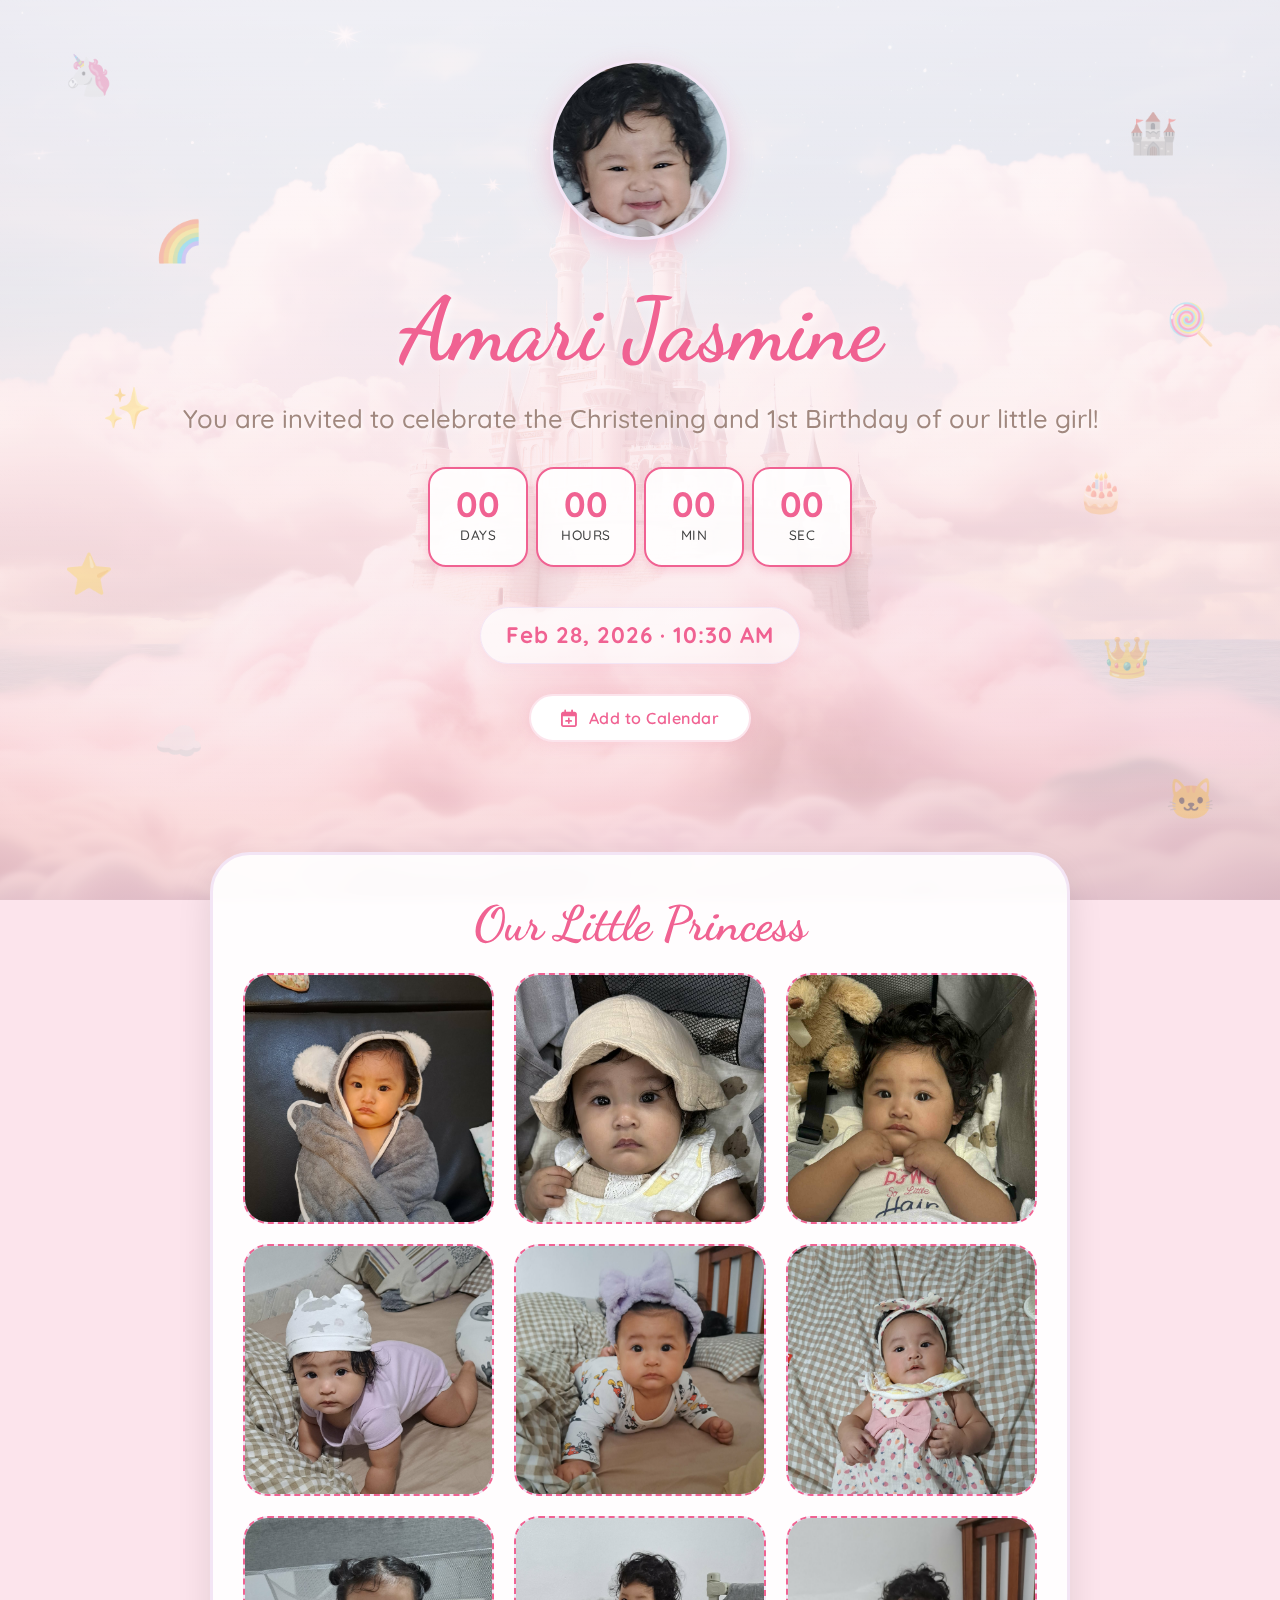
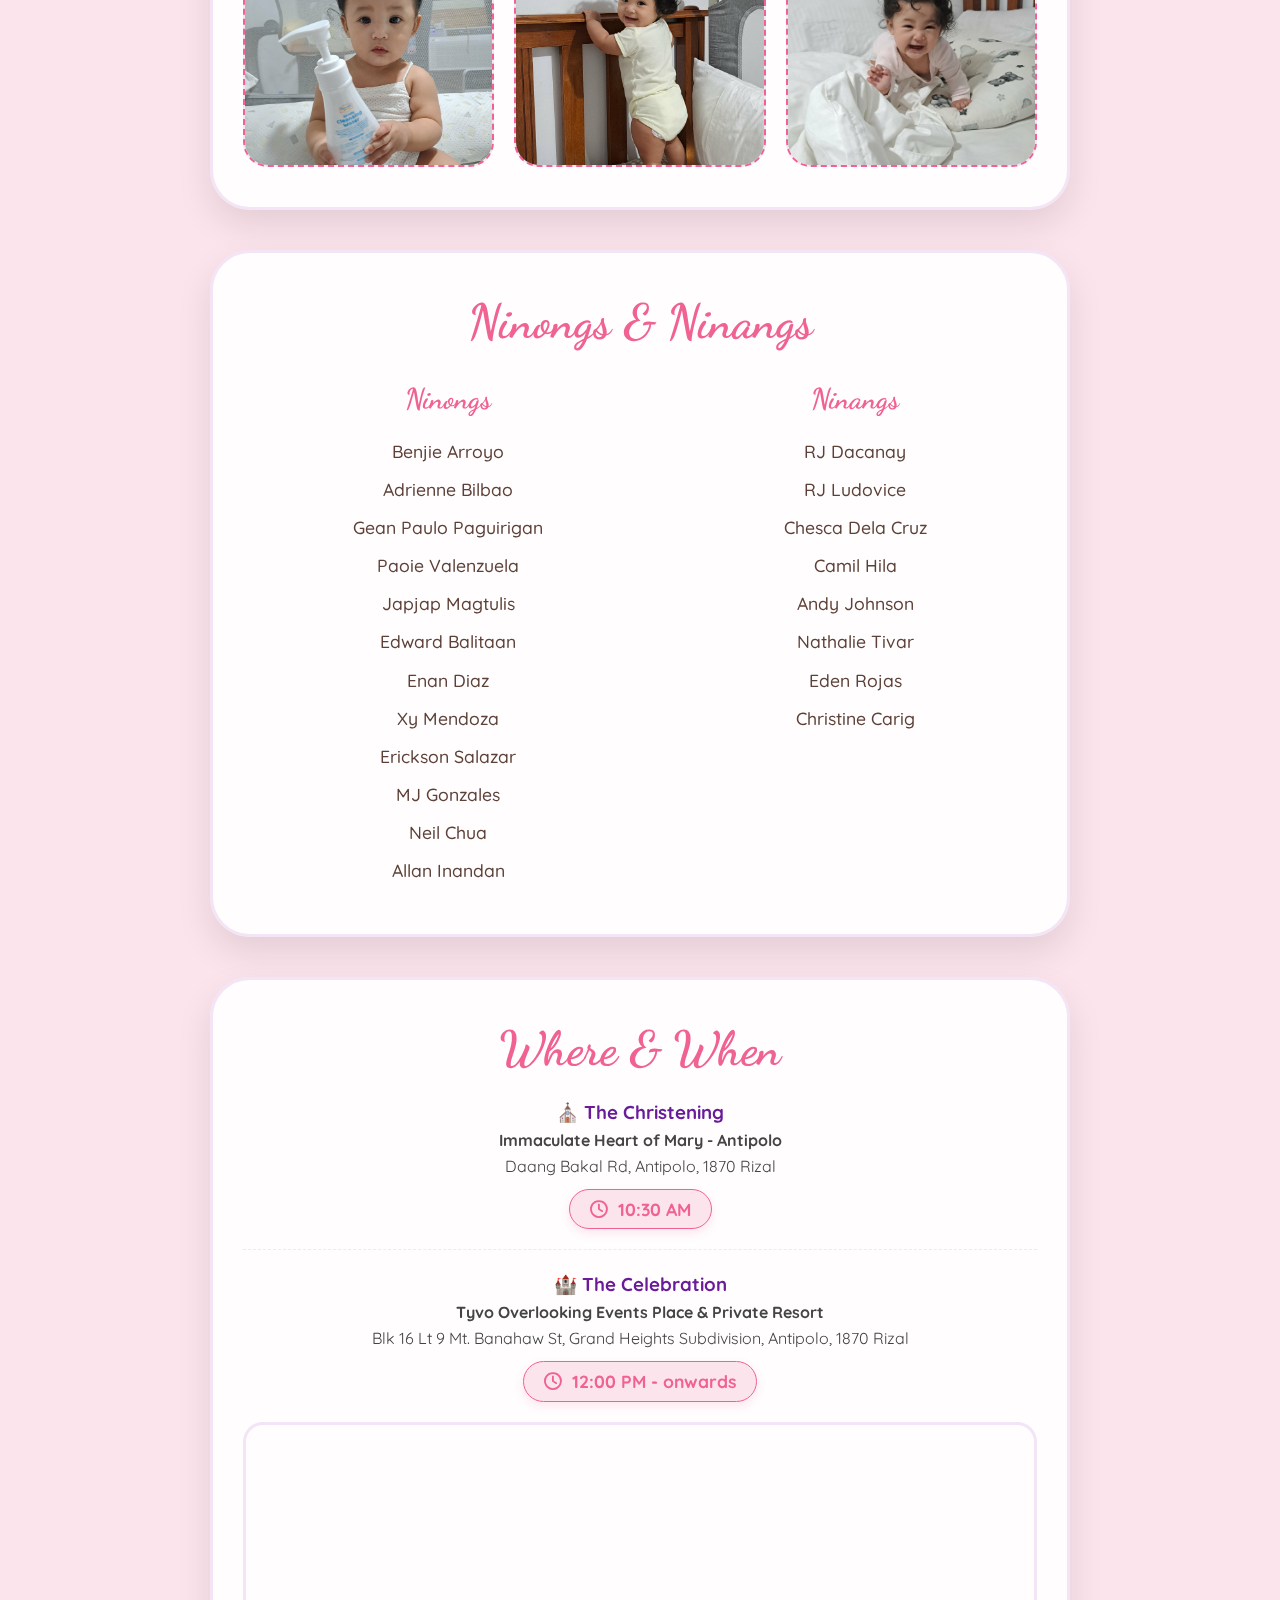
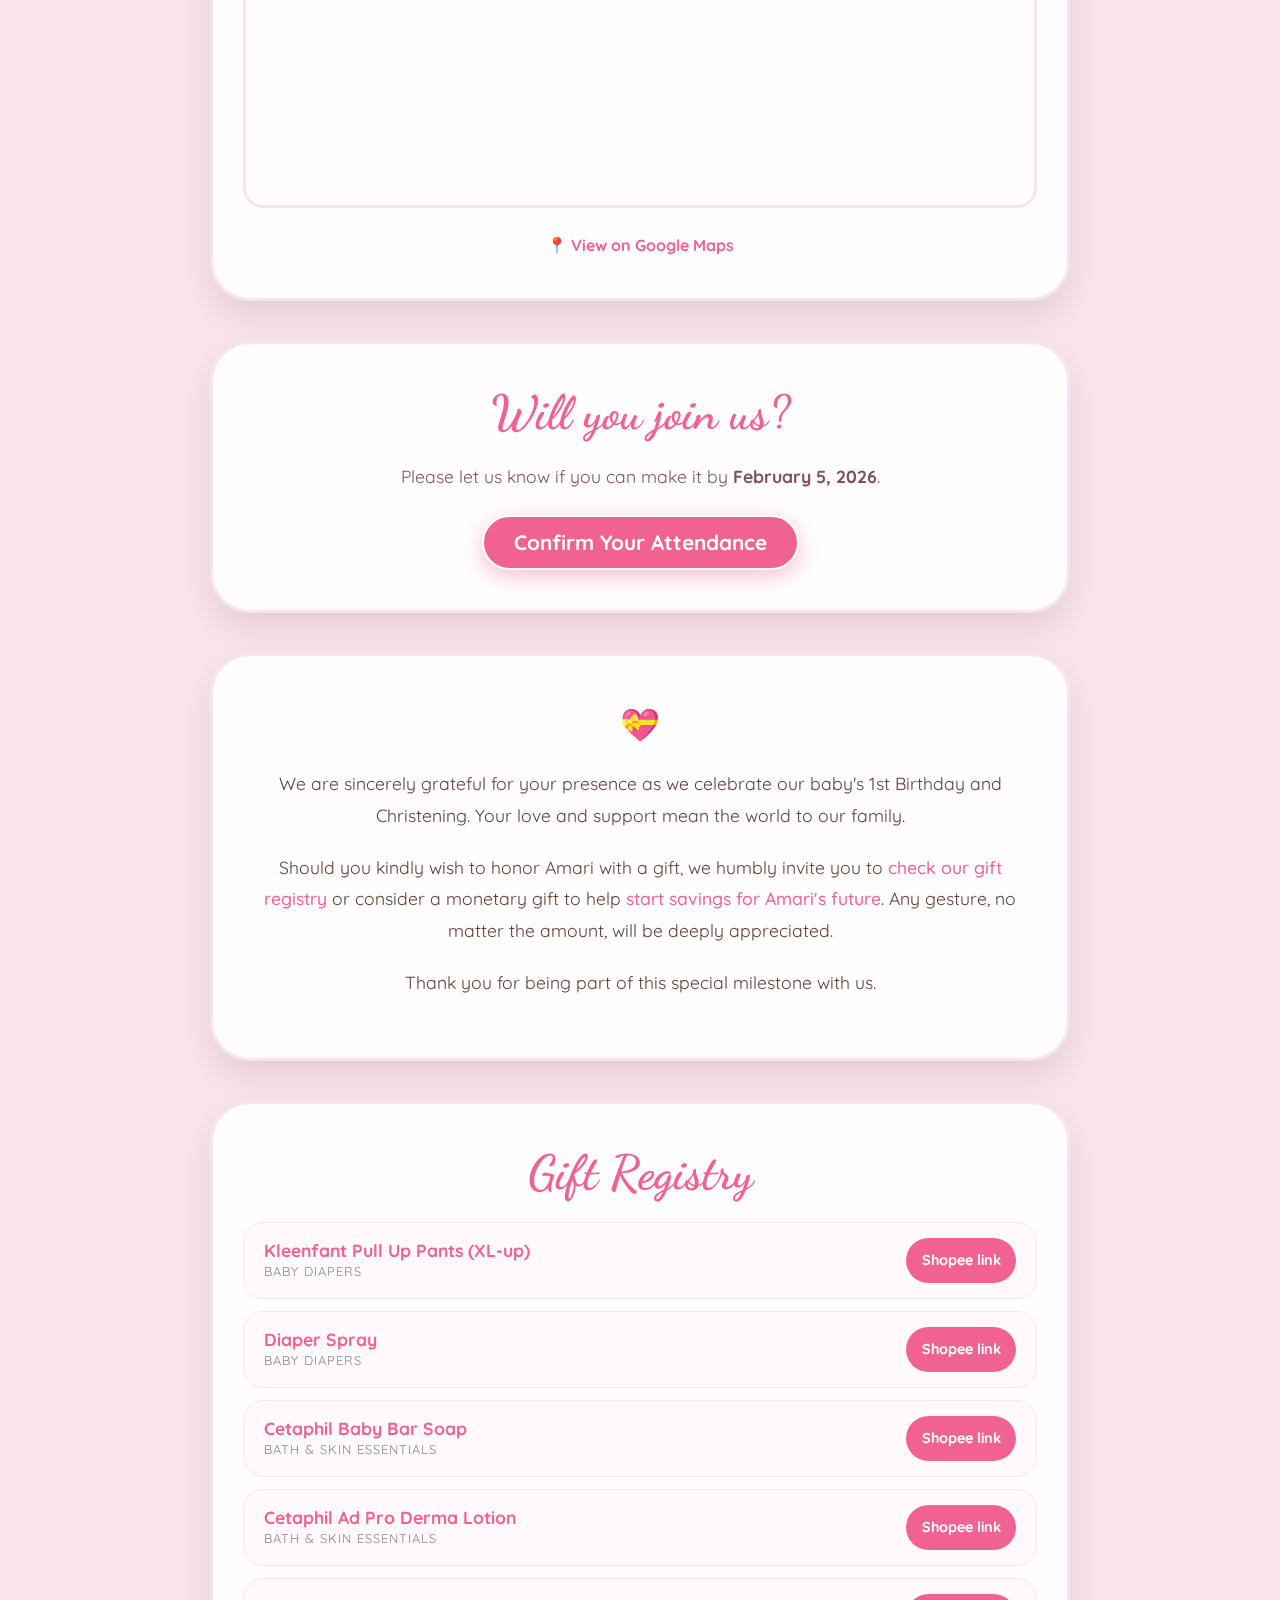
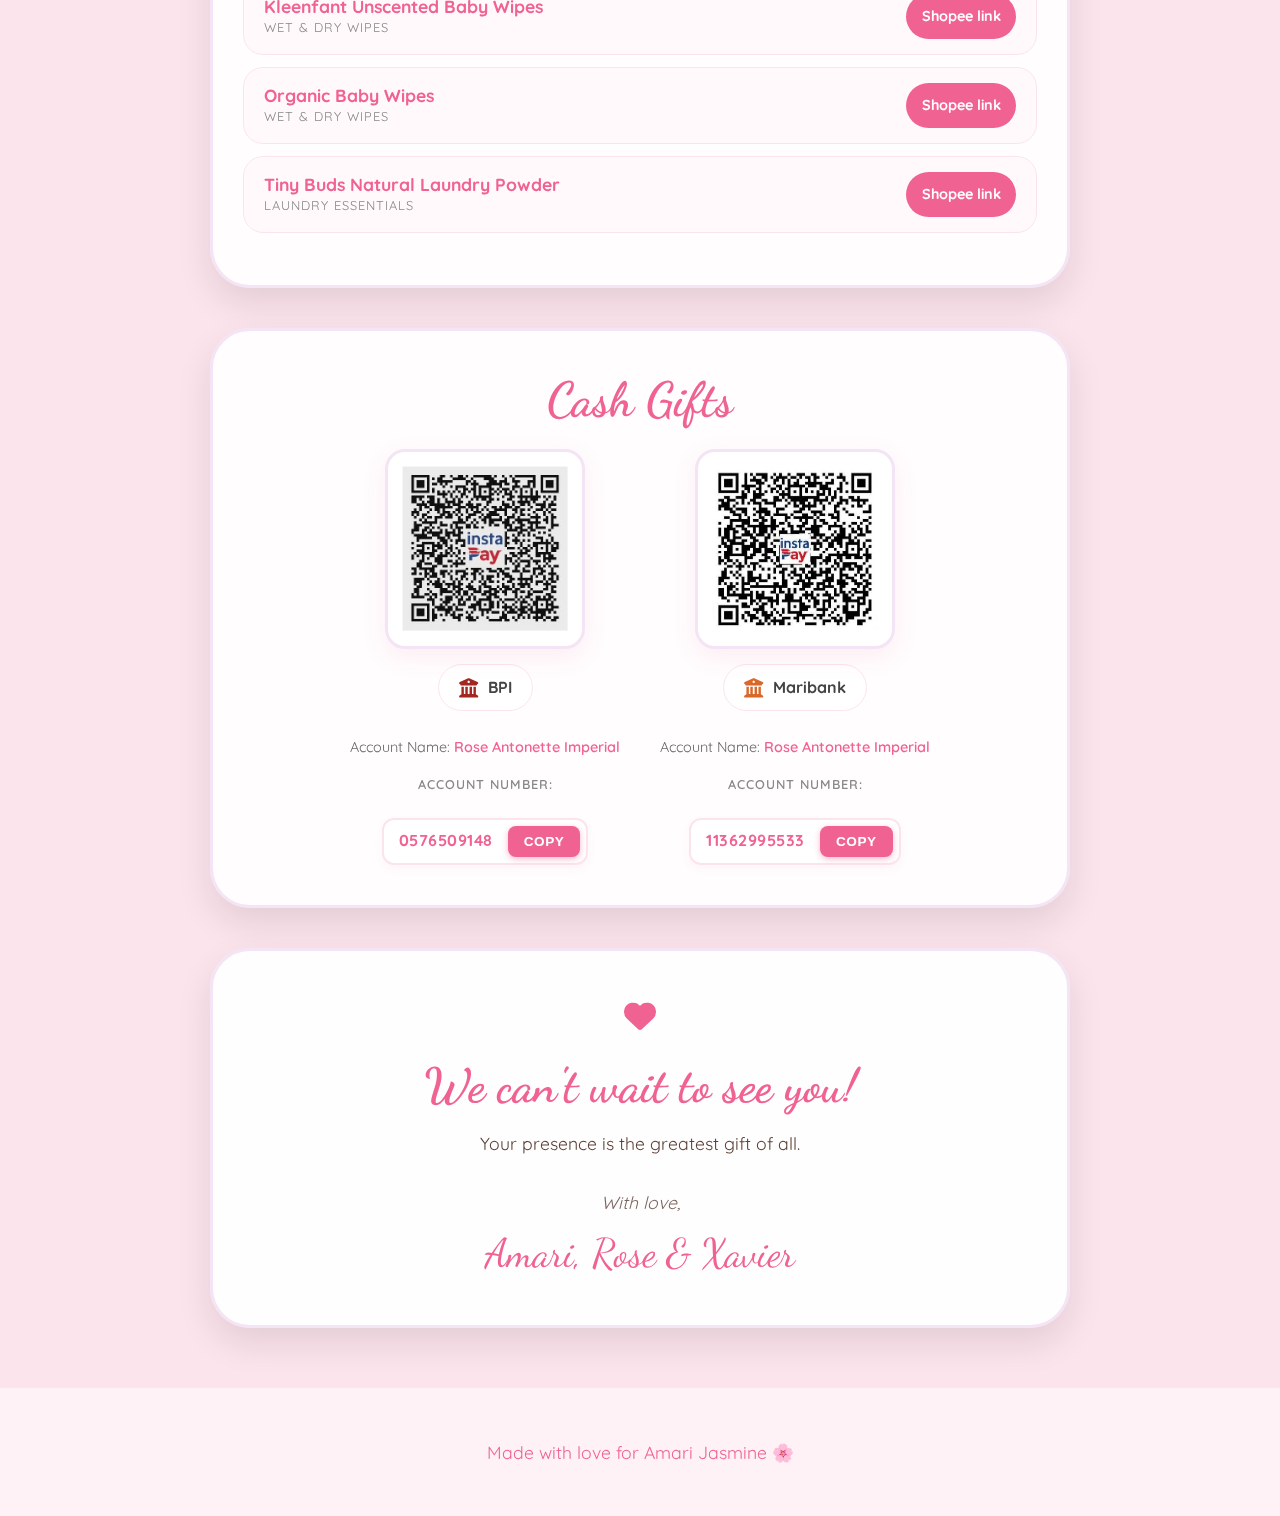
<file: index.html>
<!DOCTYPE html>
<html lang="en">
<head>
    <meta charset="UTF-8">
    <meta name="viewport" content="width=device-width, initial-scale=1.0">
    
    <title>Amari Jasmine's 1st Birthday & Christening</title>
    <meta name="title" content="Amari Jasmine's 1st Birthday & Christening">
    <meta name="description" content="You are invited to celebrate the 1st Birthday and Christening of our little princess, Amari Jasmine, on February 28, 2026.">
    <meta name="keywords" content="Amari Jasmine, Birthday Invitation, Christening, Tyvo Overlooking Antipolo">
    <meta name="author" content="Rose Antonette Imperial">

    <meta property="og:type" content="website">
    <meta property="og:url" content="https://amarijasmine.site/">
    <meta property="og:title" content="Amari Jasmine's 1st Birthday & Christening">
    <meta property="og:description" content="Join us for a magical celebration on Feb 28, 2026. RSVP by Feb 5!">
    <meta property="og:image" content="https://amarijasmine.site/images/amari5.jpeg">

    <link rel="icon" href="data:image/svg+xml,<svg xmlns=%22http://www.w3.org/2000/svg%22 viewBox=%220 0 100 100%22><text y=%22.9em%22 font-size=%2290%22>🌸</text></svg>">
    
    <link rel="stylesheet" href="style.css">
    <link href="https://fonts.googleapis.com/css2?family=Dancing+Script:wght@600&family=Quicksand:wght@400;500&display=swap" rel="stylesheet">
    <link rel="stylesheet" href="https://cdnjs.cloudflare.com/ajax/libs/font-awesome/6.0.0/css/all.min.css">

    <script type="application/ld+json">
    {
      "@context": "https://schema.org",
      "@type": "Event",
      "name": "Amari Jasmine's 1st Birthday & Christening",
      "startDate": "2026-02-28T10:00:00+08:00",
      "endDate": "2026-02-28T17:00:00+08:00",
      "description": "Celebrating the 1st Birthday and Christening of Amari Jasmine.",
      "image": "https://amarijasmine.site/images/amari5.jpeg",
      "location": [
        {
          "@type": "Place",
          "name": "Immaculate Heart of Mary - Antipolo",
          "address": "Daang Bakal Rd, Antipolo, 1870 Rizal"
        },
        {
          "@type": "Place",
          "name": "Tyvo Overlooking Events Place",
          "address": "Grand Heights Subdivision, Antipolo, 1870 Rizal"
        }
      ]
    }
    </script>
</head>
<body>
    <div id="scroll-progress"></div>

    <header>
        <div class="decor" style="top:5%; left:5%;">🦄</div>
        <div class="decor" style="top:12%; right:8%;">🏰</div>
        <div class="decor" style="top:25%; left:12%;">🌈</div>
        <div class="decor" style="top:35%; right:5%;">🍭</div>
        <div class="decor" style="top:45%; left:8%;">✨</div>
        <div class="decor" style="top:55%; right:12%;">🎂</div>
        <div class="decor" style="top:65%; left:5%;">⭐️</div>
        <div class="decor" style="top:75%; right:10%;">👑</div>
        <div class="decor" style="top:85%; left:12%;">☁️</div>
        <div class="decor" style="top:92%; right:5%;">🐱</div>
        
        <div class="profile-container">
            <div class="profile-main">
                <img src="images/amari5.jpeg" alt="Amari Jasmine's 1st Birthday" onerror="this.style.display='none'">
                <span>Main Photo</span>
            </div>
        </div>

        <h1>Amari Jasmine</h1>
        <p class="subtitle">You are invited to celebrate the Christening and 1st Birthday of our little girl!</p>
        
        <div id="countdown-container">
            <div class="countdown-box"><span id="days">00</span><p>Days</p></div>
            <div class="countdown-box"><span id="hours">00</span><p>Hours</p></div>
            <div class="countdown-box"><span id="minutes">00</span><p>Min</p></div>
            <div class="countdown-box"><span id="seconds">00</span><p>Sec</p></div>
        </div>
        
        <p class="event-date">Feb 28, 2026 &middot; 10:30 AM</p>

        <div class="calendar-container">
            <button onclick="downloadICS()" class="calendar-btn">
                <i class="fa-regular fa-calendar-plus"></i> Add to Calendar
            </button>
        </div>
    </header>

    <div class="container">
        <section>
            <h2>Our Little Princess</h2>
            <div class="gallery">
                <div class="photo-placeholder"><img src="images/amari1.jpeg" alt="Amari 1" onerror="this.style.display='none'"><span>Photo 1</span></div>
                <div class="photo-placeholder"><img src="images/amari2.jpeg" alt="Amari 2" onerror="this.style.display='none'"><span>Photo 2</span></div>
                <div class="photo-placeholder"><img src="images/amari3.jpeg" alt="Amari 3" onerror="this.style.display='none'"><span>Photo 3</span></div>
                <div class="photo-placeholder"><img src="images/amari4.jpeg" alt="Amari 4" onerror="this.style.display='none'"><span>Photo 4</span></div>
                <div class="photo-placeholder"><img src="images/amari8.jpeg" alt="Amari 5" onerror="this.style.display='none'"><span>Photo 5</span></div>
                <div class="photo-placeholder"><img src="images/amari6.jpeg" alt="Amari 6" onerror="this.style.display='none'"><span>Photo 6</span></div>
                <div class="photo-placeholder"><img src="images/amari9.jpeg" alt="Amari 7" onerror="this.style.display='none'"><span>Photo 7</span></div>
                <div class="photo-placeholder"><img src="images/amari10.jpeg" alt="Amari 8" onerror="this.style.display='none'"><span>Photo 8</span></div>
                <div class="photo-placeholder"><img src="images/amari11.jpeg" alt="Amari 9" onerror="this.style.display='none'"><span>Photo 9</span></div>
            </div>
        </section>

        <section class="entourage-section">
    <h2>Ninongs & Ninangs</h2>
    <div class="entourage-grid">
        <div class="entourage-column">
            <h3>Ninongs</h3>
            <ul class="name-list">
                <li>Benjie Arroyo</li>
                <li>Adrienne Bilbao</li>
                <li>Gean Paulo Paguirigan</li>
                <li>Paoie Valenzuela</li>
                <li>Japjap Magtulis</li>
                <li>Edward Balitaan</li>
                <li>Enan Diaz</li>
                <li>Xy Mendoza</li>
                <li>Erickson Salazar</li>
                <li>MJ Gonzales</li>
                <li>Neil Chua</li>
                <li>Allan Inandan</li>
            </ul>
        </div>
        <div class="entourage-column">
            <h3>Ninangs</h3>
            <ul class="name-list">
                <li>RJ Dacanay</li>
                <li>RJ Ludovice</li>
                <li>Chesca Dela Cruz</li>
                <li>Camil Hila</li>
                <li>Andy Johnson</li>
                <li>Nathalie Tivar</li>
                <li>Eden Rojas</li>
                <li>Christine Carig</li>
            </ul>
        </div>
    </div>
</section>

        <section>
    <h2>Where & When</h2>
    <div class="event-info">
        <h3>⛪ The Christening</h3>
        <p><strong>Immaculate Heart of Mary - Antipolo</strong></p>
        <p>Daang Bakal Rd, Antipolo, 1870 Rizal</p>
        <p class="time-highlight"><i class="fa-regular fa-clock"></i> 10:30 AM</p>
    </div>
    <hr style="margin: 20px 0; border: 0; border-top: 1px dashed var(--soft-pink);">
    <div class="event-info">
        <h3>🏰 The Celebration</h3>
        <p><strong>Tyvo Overlooking Events Place & Private Resort</strong></p>
        <p>Blk 16 Lt 9 Mt. Banahaw St, Grand Heights Subdivision, Antipolo, 1870 Rizal</p>
        <p class="time-highlight"><i class="fa-regular fa-clock"></i> 12:00 PM - onwards</p>
        
        <div class="map-wrapper">
            <iframe width="100%" height="380" frameborder="0" style="border:0" scrolling="no" id="gmap_canvas" src="https://maps.google.com/maps?q=Tyvo%20Overlooking%20Events%20Place&t=&z=13&ie=UTF8&iwloc=&output=embed"></iframe>
        </div>
        <a href="https://maps.app.goo.gl/oK7rgvrbE2pBG6SL6" target="_blank" class="map-link">📍 View on Google Maps</a>
    </div>
</section>

        <section class="rsvp-section">
    <h2>Will you join us?</h2>
    <p>Please let us know if you can make it by <strong class="date-emphasis">February 5, 2026</strong>.</p>
    <a href="https://docs.google.com/forms/d/e/1FAIpQLSeNsP_Ub72PP2lf8LiBNlXrWVA3te6hW1VG3b7bYueu5PgONA/viewform" class="rsvp-button">Confirm Your Attendance</a>
</section>

        <section class="gratitude-message">
            <div class="heart-icon">💝</div>
            <p>We are sincerely grateful for your presence as we celebrate our baby's 1st Birthday and Christening. Your love and support mean the world to our family.</p>
            <p>Should you kindly wish to honor Amari with a gift, we humbly invite you to <strong>check our gift registry</strong> or consider a monetary gift to help <strong>start savings for Amari's future</strong>. Any gesture, no matter the amount, will be deeply appreciated.</p>
            <p>Thank you for being part of this special milestone with us.</p>     
        </section>

        <section>
            <h2>Gift Registry</h2>
            <ul class="gift-list">
                <li class="gift-item">
                    <div class="gift-text">
                        <strong>Kleenfant Pull Up Pants (XL-up)</strong>
                        <span>Baby Diapers</span>
                    </div>
                    <a href="https://s.shopee.ph/3LKkOz4u82" class="gift-link" target="_blank">Shopee link</a>
                </li>
                <li class="gift-item">
                    <div class="gift-text">
                        <strong>Diaper Spray</strong>
                        <span>Baby Diapers</span>
                    </div>
                    <a href="https://s.shopee.ph/2B8ndswe5y" class="gift-link" target="_blank">Shopee link</a>
                </li>

                <li class="gift-item">
                    <div class="gift-text">
                        <strong>Cetaphil Baby Bar Soap</strong>
                        <span>Bath & Skin Essentials</span>
                    </div>
                    <a href="https://s.shopee.ph/1LZg1kJHN4" class="gift-link" target="_blank">Shopee link</a>
                </li>
                <li class="gift-item">
                    <div class="gift-text">
                        <strong>Cetaphil Ad Pro Derma Lotion</strong>
                        <span>Bath & Skin Essentials</span>
                    </div>
                    <a href="https://s.shopee.ph/14IRDdEL0" class="gift-link" target="_blank">Shopee link</a>
                </li>

                <li class="gift-item">
                    <div class="gift-text">
                        <strong>Kleenfant Unscented Baby Wipes</strong>
                        <span>Wet & Dry Wipes</span>
                    </div>
                    <a href="https://s.shopee.ph/1qVwcJ8SRM" class="gift-link" target="_blank">Shopee link</a>
                </li>
                <li class="gift-item">
                    <div class="gift-text">
                        <strong>Organic Baby Wipes</strong>
                        <span>Wet & Dry Wipes</span>
                    </div>
                    <a href="https://s.shopee.ph/40aRp3uaAv" class="gift-link" target="_blank">Shopee link</a>
                </li>
                <li class="gift-item">
                    <div class="gift-text">
                        <strong>Tiny Buds Natural Laundry Powder</strong>
                        <span>Laundry Essentials</span>
                    </div>
                    <a href="https://s.shopee.ph/7VAK01Xz4F" class="gift-link" target="_blank">Shopee link</a>
                </li>
            </ul>
        </section>

        <section>
    <h2>Cash Gifts</h2>
    <div class="cash-gifts">
        <div class="qr-container">
            <div class="qr-placeholder"><img src="images/bpi.jpeg" alt="BPI QR"></div>
            <div class="bank-label">
                <i class="fa-solid fa-building-columns" style="color: #a32721;"></i>
                <p>BPI</p>
            </div>
            <p class="account-name">Account Name: <strong>Rose Antonette Imperial</strong></p>
            
            <p class="account-label">Account Number:</p>
            <div class="copy-box">
                <span id="bpi-num">0576509148</span>
                <button onclick="copyToClipboard('bpi-num', this)">Copy</button>
            </div>
        </div>

        <div class="qr-container">
            <div class="qr-placeholder"><img src="images/maribank.jpeg" alt="Maribank QR"></div>
            <div class="bank-label">
                <i class="fa-solid fa-building-columns" style="color: #da6829;"></i>
                <p>Maribank</p>
            </div>
            <p class="account-name">Account Name: <strong>Rose Antonette Imperial</strong></p>
            
            <p class="account-label">Account Number:</p>
            <div class="copy-box">
                <span id="mari-num">11362995533</span>
                <button onclick="copyToClipboard('mari-num', this)">Copy</button>
            </div>
        </div>
    </div>
</section>

        <section class="thank-you-section">
            <div class="heart-icon" style="color: var(--deep-pink);"><i class="fa-solid fa-heart"></i></div>
            <h2>We can't wait to see you!</h2>
            <p>Your presence is the greatest gift of all.</p>
            <div class="signature-block">
                <p>With love,</p>
                <span class="family-name">Amari, Rose & Xavier</span>
            </div>
        </section>
    </div>

    <button id="backToTop" onclick="scrollToTop()"><i class="fa-solid fa-arrow-up"></i></button>

    <footer>Made with love for Amari Jasmine 🌸</footer>

    <script src="script.js"></script>
</body>
</html>
</file>
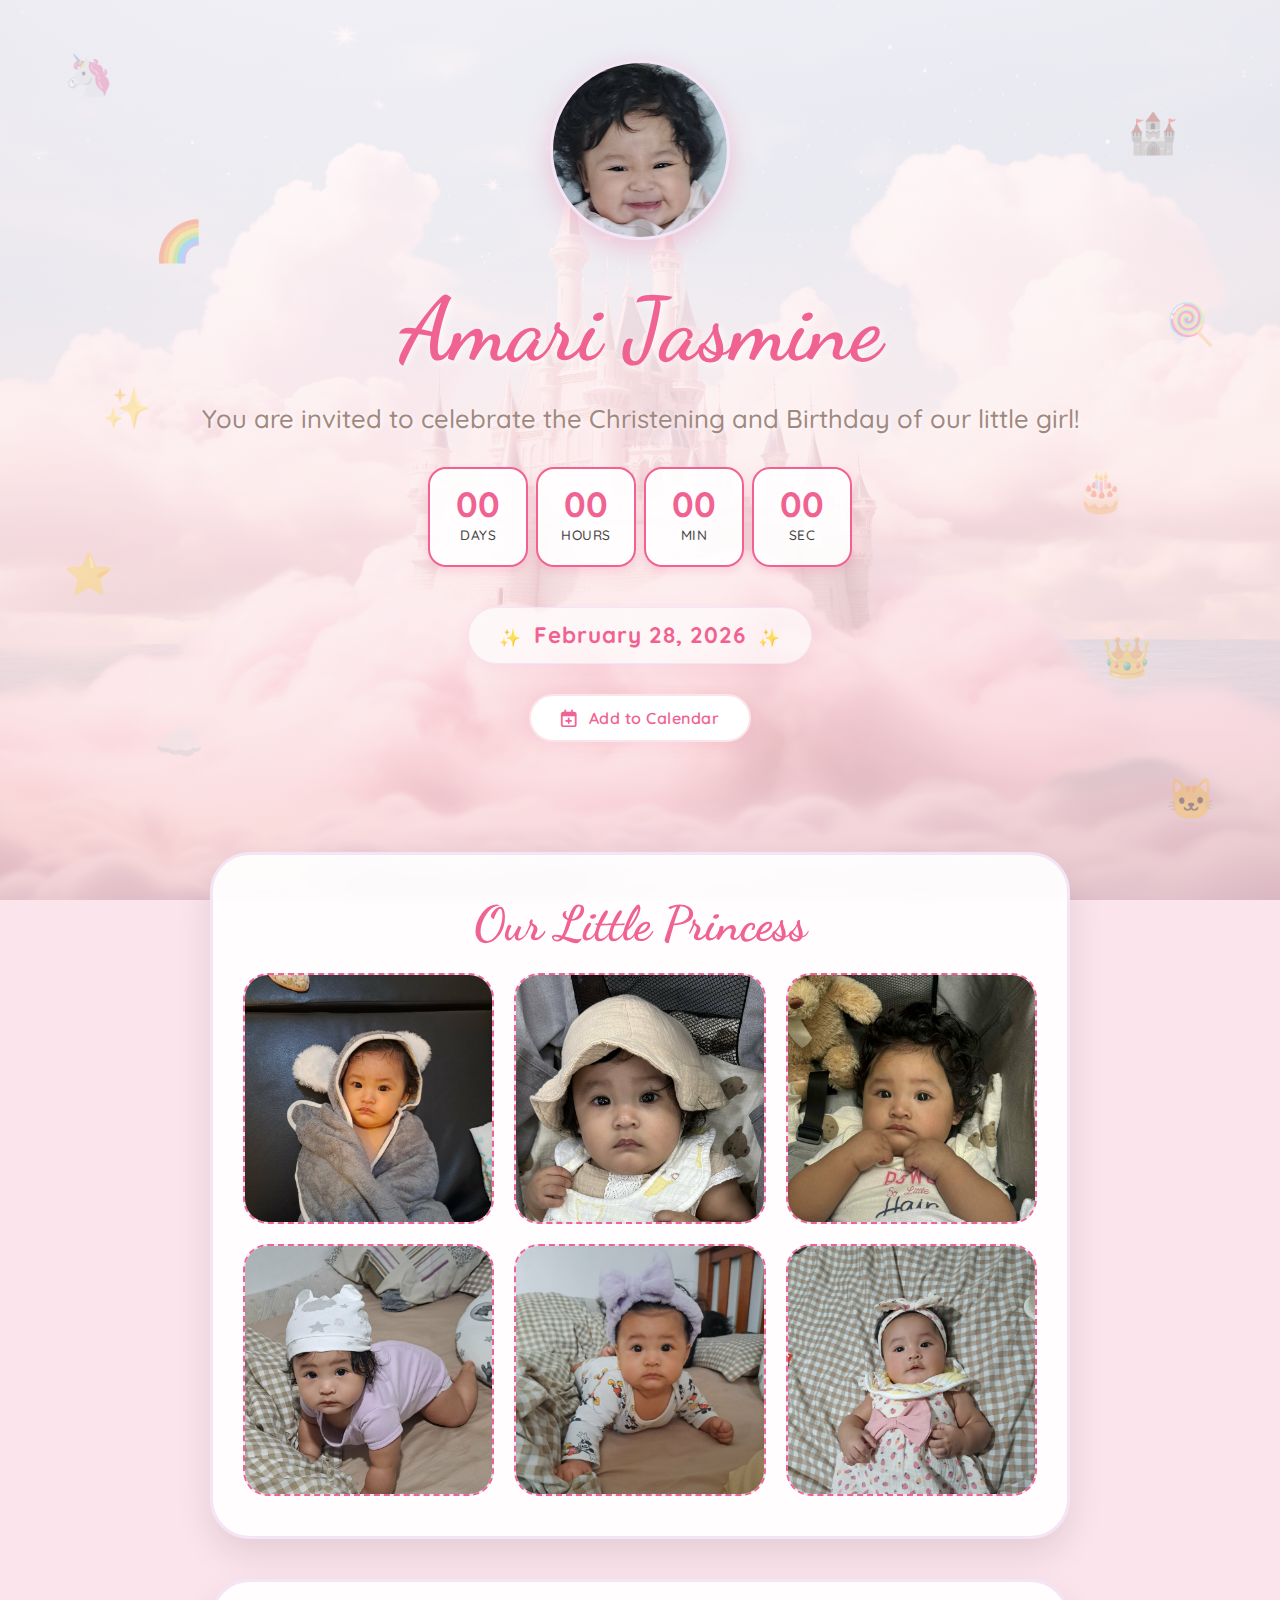
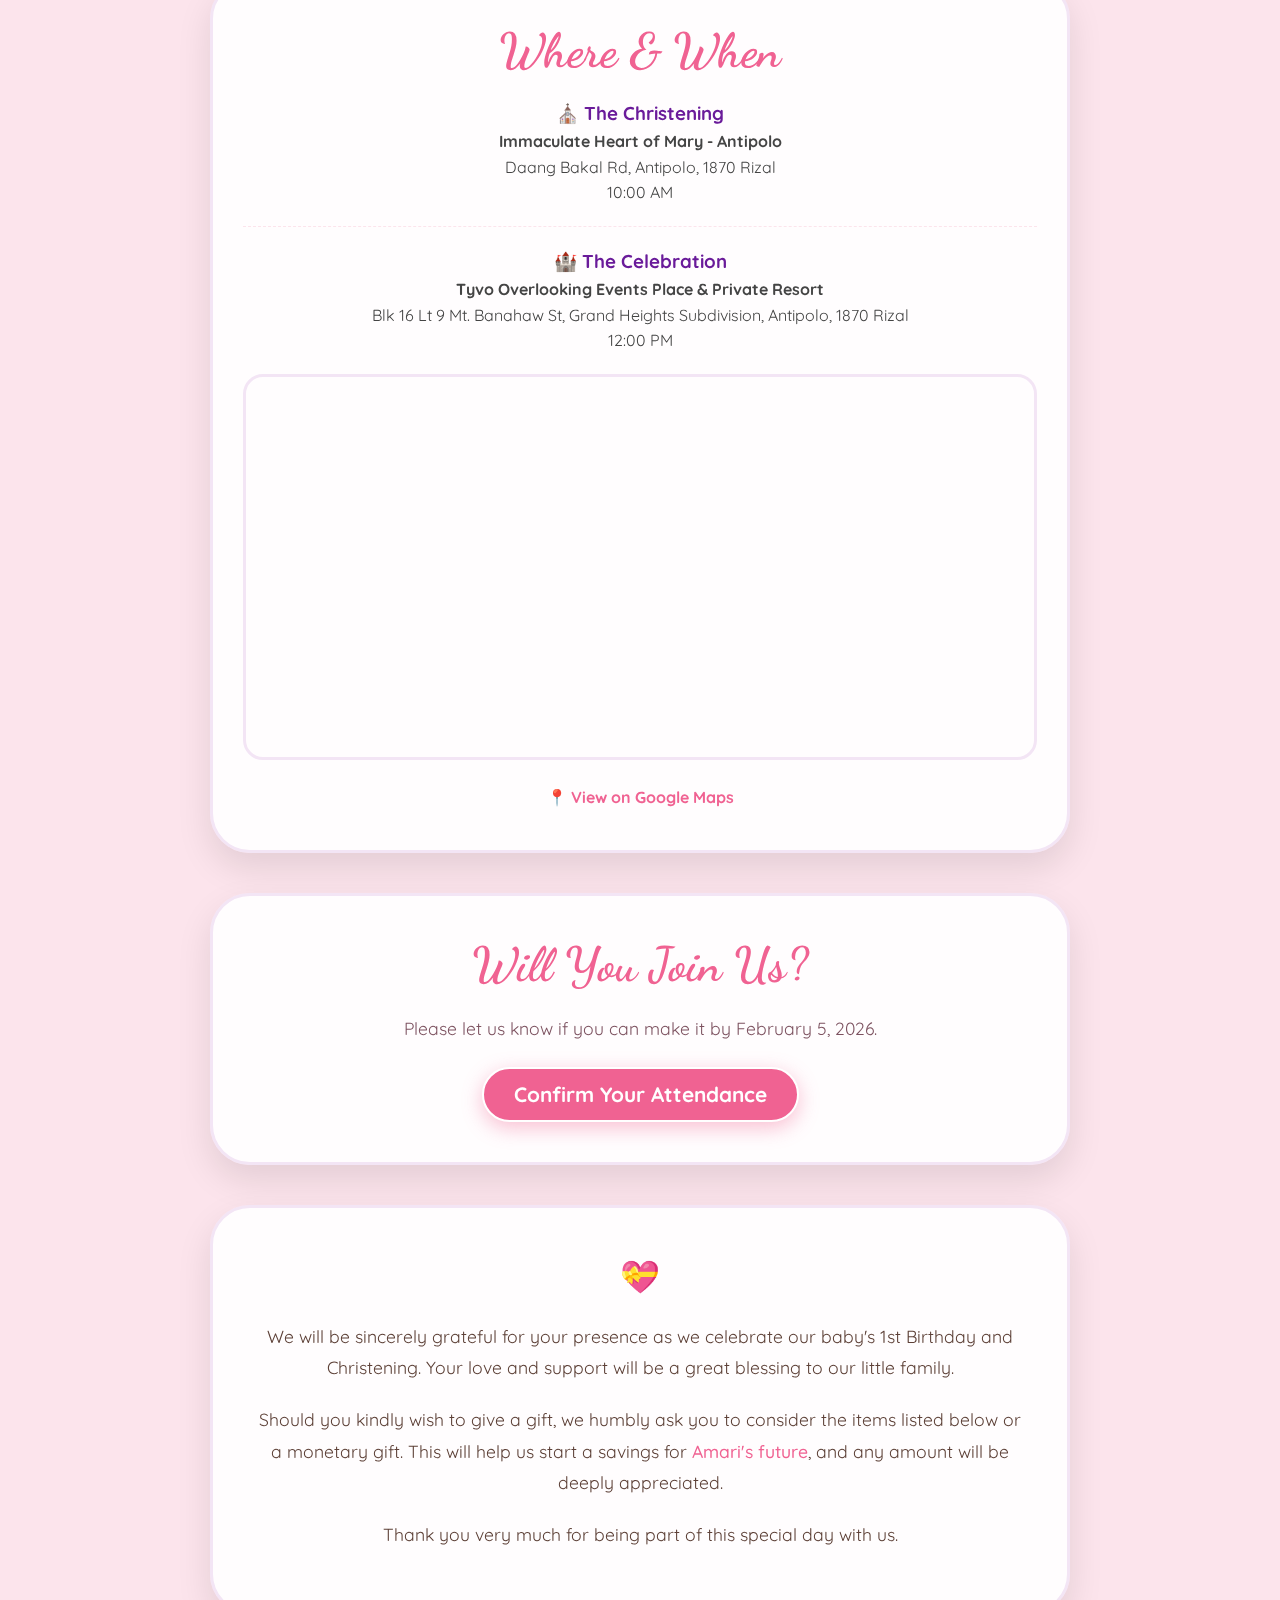
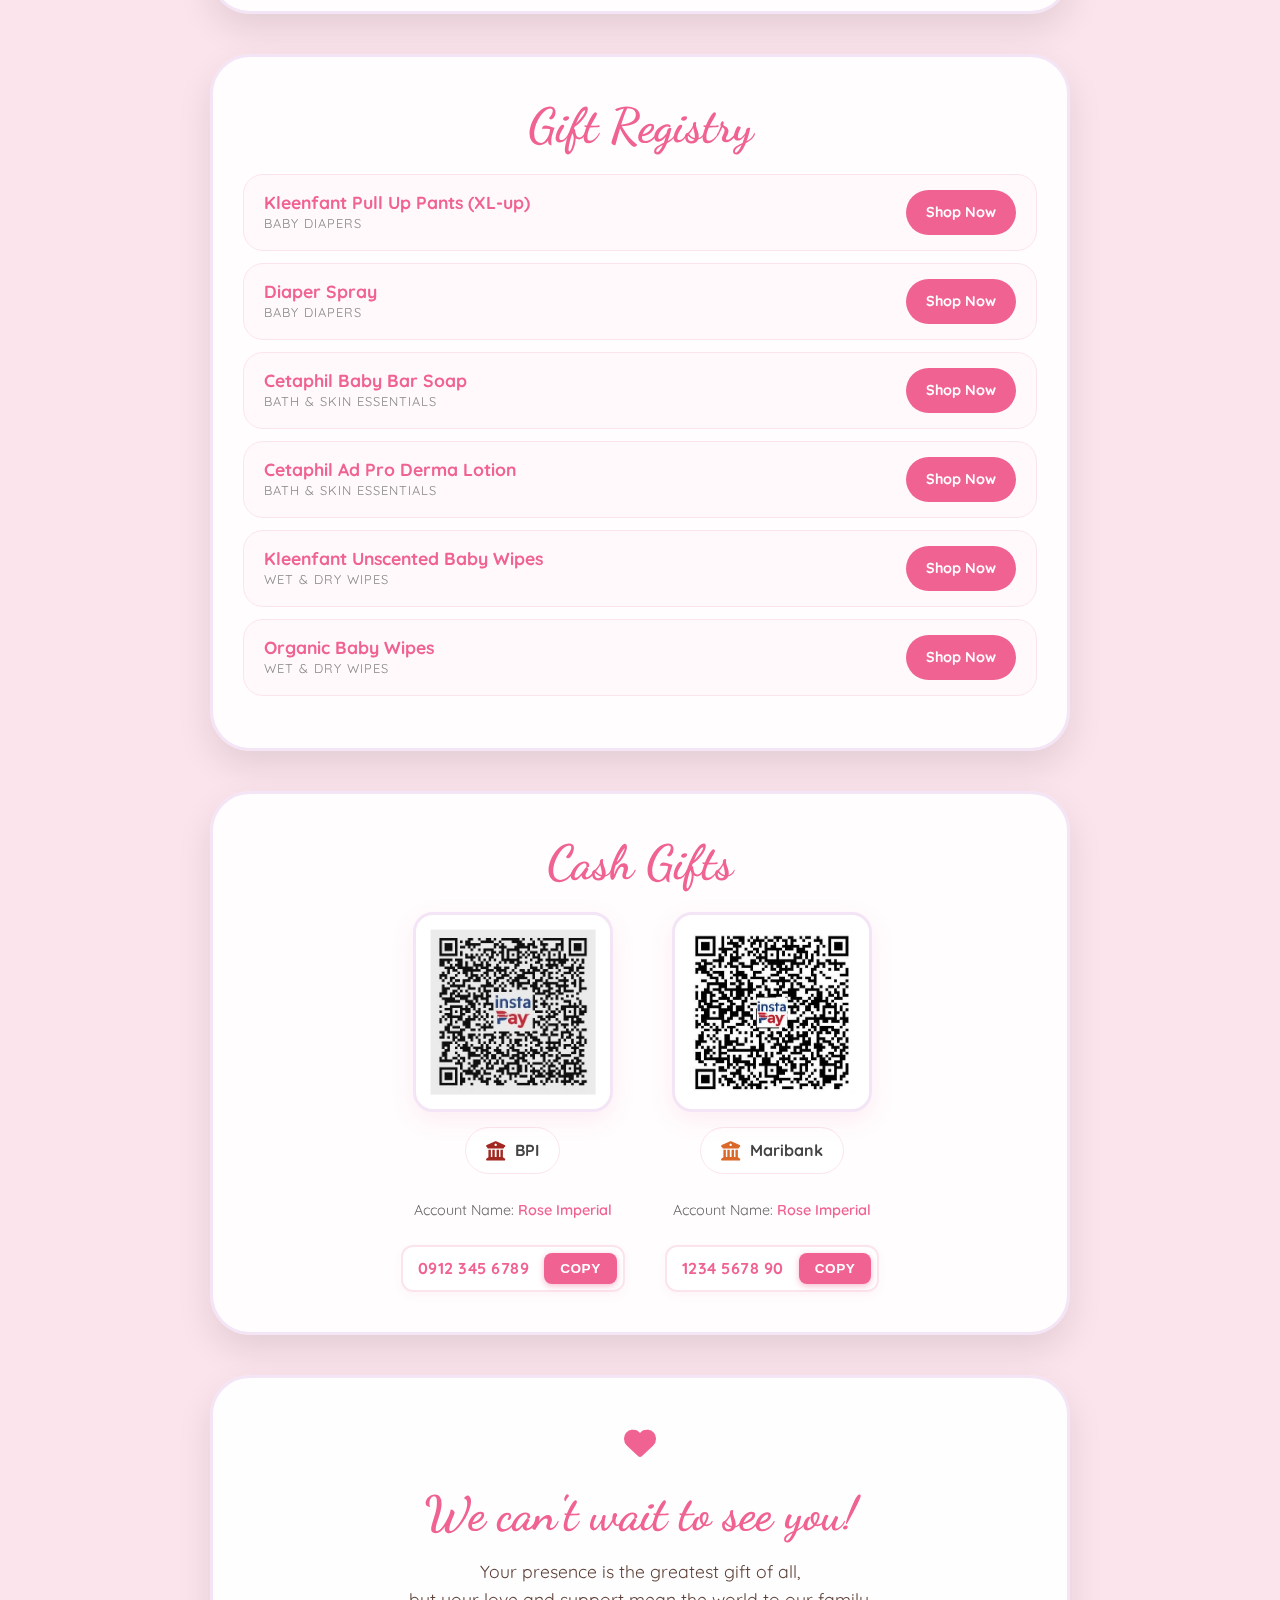
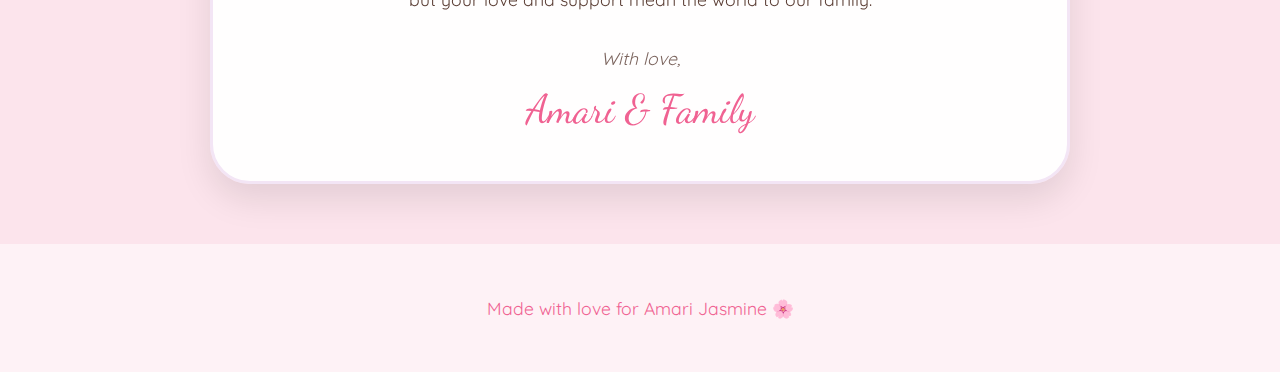
<file: amari-turns-one/index.html>
<!DOCTYPE html>
<html lang="en">
<head>
    <meta charset="UTF-8">
    <meta name="viewport" content="width=device-width, initial-scale=1.0">
    <link rel="icon" href="data:image/svg+xml,<svg xmlns=%22http://www.w3.org/2000/svg%22 viewBox=%220 0 100 100%22><text y=%22.9em%22 font-size=%2290%22>🦄</text></svg>">
    <title>Amari Jasmine's 1st Birthday & Christening</title>
    <link rel="stylesheet" href="style.css">
    <link href="https://fonts.googleapis.com/css2?family=Dancing+Script:wght@600&family=Quicksand:wght@400;500&display=swap" rel="stylesheet">
    <link rel="stylesheet" href="https://cdnjs.cloudflare.com/ajax/libs/font-awesome/6.0.0/css/all.min.css">
</head>
<body>
    <div id="scroll-progress"></div>

    <header>
        <div class="decor" style="top:5%; left:5%;">🦄</div>
<div class="decor" style="top:12%; right:8%;">🏰</div>
<div class="decor" style="top:25%; left:12%;">🌈</div>
<div class="decor" style="top:35%; right:5%;">🍭</div>
<div class="decor" style="top:45%; left:8%;">✨</div>
<div class="decor" style="top:55%; right:12%;">🎂</div>
<div class="decor" style="top:65%; left:5%;">⭐️</div>
<div class="decor" style="top:75%; right:10%;">👑</div>
<div class="decor" style="top:85%; left:12%;">☁️</div>
<div class="decor" style="top:92%; right:5%;">🐱</div>
        
        <div class="profile-container">
            <div class="profile-main">
                <img src="images/amari5.jpeg" alt="Amari Jasmine" onerror="this.style.display='none'">
                <span>Main Photo Placeholder</span>
            </div>
        </div>

        <h1>Amari Jasmine</h1>
        <p class="subtitle">You are invited to celebrate the Christening and Birthday of our little girl!</p>
        
        <div id="countdown-container">
            <div class="countdown-box">
                <span id="days">00</span>
                <p>Days</p>
            </div>
            <div class="countdown-box">
                <span id="hours">00</span>
                <p>Hours</p>
            </div>
            <div class="countdown-box">
                <span id="minutes">00</span>
                <p>Min</p>
            </div>
            <div class="countdown-box">
                <span id="seconds">00</span>
                <p>Sec</p>
            </div>
        </div>
        <p class="event-date"><span>✨</span> February 28, 2026 <span>✨</span></p>

        <div class="calendar-container">
    <button onclick="downloadICS()" class="calendar-btn">
        <i class="fa-regular fa-calendar-plus"></i> Add to Calendar
    </button>
</div>
    </header>

    <div class="container">
        <section>
            <h2>Our Little Princess</h2>
            <div class="gallery">
                <div class="photo-placeholder"><img src="images/amari1.jpeg" onerror="this.style.display='none'"><span>Photo 1</span></div>
                <div class="photo-placeholder"><img src="images/amari2.jpeg" onerror="this.style.display='none'"><span>Photo 2</span></div>
                <div class="photo-placeholder"><img src="images/amari3.jpeg" onerror="this.style.display='none'"><span>Photo 3</span></div>
                <div class="photo-placeholder"><img src="images/amari4.jpeg" onerror="this.style.display='none'"><span>Photo 4</span></div>
                <div class="photo-placeholder"><img src="images/amari8.jpeg" onerror="this.style.display='none'"><span>Photo 5</span></div>
                <div class="photo-placeholder"><img src="images/amari6.jpeg" onerror="this.style.display='none'"><span>Photo 6</span></div>
            </div>
        </section>

        <section>
            <h2>Where & When</h2>
            <div class="event-info">
                <h3>⛪ The Christening</h3>
                <p><strong>Immaculate Heart of Mary - Antipolo</strong></p>
                <p>Daang Bakal Rd, Antipolo, 1870 Rizal</p>
                <p>10:00 AM</p>
            </div>
            <hr style="margin: 20px 0; border: 0; border-top: 1px dashed var(--soft-pink);">
            <div class="event-info">
    <h3>🏰 The Celebration</h3>
    <p><strong>Tyvo Overlooking Events Place & Private Resort</strong></p>
    <p>Blk 16 Lt 9 Mt. Banahaw St, Grand Heights Subdivision, Antipolo, 1870 Rizal</p>
    <p>12:00 PM</p>
    
    <div class="map-wrapper">
        <iframe width="100%" height="380" frameborder="0" scrolling="no" marginheight="0" marginwidth="0" id="gmap_canvas" src="https://maps.google.com/maps?width=600&height=350&hl=en&q=tyvo%20overlooking%20resort%20and%20events%20place%20Antipolo+(Amari's%20First%20Birthday)&t=&z=12&ie=UTF8&iwloc=B&output=embed"></iframe>
    </div>
    <a href="https://maps.app.goo.gl/jZpCz1Sc8dc7X6nw9" target="_blank" class="map-link">📍 View on Google Maps</a>
</div>
        </section>

        <section class="rsvp-section">
            <h2>Will You Join Us?</h2>
            <p>Please let us know if you can make it by February 5, 2026.</p>
            <a href="INSERT_YOUR_LINK_HERE" class="rsvp-button">Confirm Your Attendance</a>
        </section>

        <section class="gratitude-message">
    <div class="heart-icon">💝</div>
    <p>
        We will be sincerely grateful for your presence as we celebrate our baby's 
        1st Birthday and Christening. Your love and support will be a great 
        blessing to our little family. 
    </p>
    <p>
        Should you kindly wish to give a gift, we humbly ask you to consider the 
        items listed below or a monetary gift. This will help us start a savings 
        for <strong>Amari's future</strong>, and any amount will be deeply appreciated.
    </p>
    <p>Thank you very much for being part of this special day with us.</p>
</section>

        <section>
            <h2>Gift Registry</h2>
            <ul class="gift-list">
                <li class="gift-item">
                    <div class="gift-text">
                        <strong>Kleenfant Pull Up Pants (XL-up)</strong>
                        <span>Baby Diapers</span>
                    </div>
                    <a href="https://s.shopee.ph/3LKkOz4u82" class="gift-link" target="_blank">Shop Now</a>
                </li>
                <li class="gift-item">
                    <div class="gift-text">
                        <strong>Diaper Spray</strong>
                        <span>Baby Diapers</span>
                    </div>
                    <a href="INSERT_LINK_HERE" class="gift-link" target="_blank">Shop Now</a>
                </li>

                <li class="gift-item">
                    <div class="gift-text">
                        <strong>Cetaphil Baby Bar Soap</strong>
                        <span>Bath & Skin Essentials</span>
                    </div>
                    <a href="https://s.shopee.ph/1LZg1kJHN4" class="gift-link" target="_blank">Shop Now</a>
                </li>
                <li class="gift-item">
                    <div class="gift-text">
                        <strong>Cetaphil Ad Pro Derma Lotion</strong>
                        <span>Bath & Skin Essentials</span>
                    </div>
                    <a href="https://s.shopee.ph/14IRDdEL0" class="gift-link" target="_blank">Shop Now</a>
                </li>

                <li class="gift-item">
                    <div class="gift-text">
                        <strong>Kleenfant Unscented Baby Wipes</strong>
                        <span>Wet & Dry Wipes</span>
                    </div>
                    <a href="https://s.shopee.ph/1qVwcJ8SRM" class="gift-link" target="_blank">Shop Now</a>
                </li>
                <li class="gift-item">
                    <div class="gift-text">
                        <strong>Organic Baby Wipes</strong>
                        <span>Wet & Dry Wipes</span>
                    </div>
                    <a href="INSERT_LINK_HERE" class="gift-link" target="_blank">Shop Now</a>
                </li>
            </ul>
        </section>

        <section>
    <h2>Cash Gifts</h2>
    <div class="cash-gifts">
        <div class="qr-container">
            <div class="qr-placeholder"><img src="images/bpi.jpeg" alt="BPI QR"></div>
            <div class="bank-label">
                <i class="fa-solid fa-building-columns" style="color: #a32721;"></i>
                <p>BPI</p>
            </div>
            <p class="account-name">Account Name: <strong>Rose Imperial</strong></p>
            <div class="copy-box">
                <span id="gcash-num">0912 345 6789</span>
                <button onclick="copyToClipboard('gcash-num', this)">Copy</button>
            </div>
        </div>

        <div class="qr-container">
            <div class="qr-placeholder"><img src="images/maribank.jpeg" alt="Maribank QR"></div>
            <div class="bank-label">
                <i class="fa-solid fa-building-columns" style="color: #da6829;"></i>
                <p>Maribank</p>
            </div>
            <p class="account-name">Account Name: <strong>Rose Imperial</strong></p>
            <div class="copy-box">
                <span id="bpi-num">1234 5678 90</span>
                <button onclick="copyToClipboard('bpi-num', this)">Copy</button>
            </div>
        </div>
    </div>
</section>

<section class="thank-you-section">
    <div class="heart-icon" style="color: var(--deep-pink);">
        <i class="fa-solid fa-heart"></i>
    </div>
    <h2>We can't wait to see you!</h2>
    <p>Your presence is the greatest gift of all,<br> 
    but your love and support mean the world to our family.</p>
    
    <div class="signature-block">
        <p>With love,</p>
        <span class="family-name">Amari & Family</span>
    </div>
</section>

    </div>

<button id="backToTop" onclick="scrollToTop()"><i class="fa-solid fa-arrow-up"></i></button>

    <footer>
        Made with love for Amari Jasmine 🌸
    </footer>

    <script src="script.js"></script>
</body>
</html>
</file>
<file: style.css>
:root {
    --soft-pink: #fce4ec;
    --deep-pink: #f06292;
    --unicorn-purple: #f3e5f5;
    --cloud-white: #ffffff;
    --sky-blue: #e3f2fd;
}

* {
    margin: 0;
    padding: 0;
    box-sizing: border-box;
}

body {
    background-color: var(--soft-pink);
    font-family: 'Quicksand', sans-serif;
    color: #444;
    line-height: 1.6;
    min-height: 100vh;
    position: relative; 
    /* Remove background properties from here */
}

/* This replaces the body background to fix mobile issues */
body::before {
    content: "";
    position: fixed; /* Fixes the image to the screen, not the content */
    top: 0;
    left: 0;
    width: 100%;
    height: 100%;
    
    /* Your background logic moved here */
    background-image: linear-gradient(rgba(252, 228, 236, 0.7), rgba(252, 228, 236, 0.7)), url('images/castle.jpg');
    background-size: cover;
    background-position: center center;
    background-repeat: no-repeat;
    
    /* Ensures it stays behind everything */
    z-index: -1; 
    
    /* Hardware acceleration to keep it smooth on mobile */
    will-change: transform;
}

header {
    text-align: center;
    padding: 60px 20px;
    background: linear-gradient(to bottom, rgba(255,255,255,0.7) 0%, rgba(252,228,236,0) 100%);
    position: relative;
    overflow: hidden;
}

/* Ensure content stays above */
header h1, 
header .subtitle, 
header .profile-container, 
header #countdown-container,
header p {
    position: relative;
    z-index: 10;
}

.decor {
    position: absolute;
    font-size: 2.5rem;
    opacity: 0.3;
    animation: bounce 3s infinite ease-in-out;
    pointer-events: none;
    z-index: 1;
}

@keyframes bounce {
    0%, 100% { transform: translateY(0); }
    50% { transform: translateY(-15px); }
}

/* Critical fix for mobile layout overflow */
html, body {
    overflow-x: hidden;
    width: 100%;
}

/* --- Profile Photo --- */
.profile-container {
    display: flex;
    justify-content: center;
    margin-bottom: 20px;
}

.profile-main {
    width: 180px;
    height: 180px;
    background: var(--cloud-white);
    border: 5px solid white;
    border-radius: 50%;
    display: flex;
    align-items: center;
    justify-content: center;
    box-shadow: 0 8px 25px rgba(240, 98, 146, 0.3);
    overflow: hidden;
    position: relative;
    border: 3px solid var(--unicorn-purple);
}

.profile-main span {
    font-size: 0.9rem;
    color: var(--deep-pink);
    font-weight: bold;
    position: absolute;
    z-index: 1;
}

.profile-main img {
    width: 100%;
    height: 100%;
    object-fit: cover;
    position: relative;
    z-index: 2;
}

h1 {
    font-family: 'Dancing Script', cursive;
    font-size: clamp(3.5rem, 12vw, 5.5rem);
    color: var(--deep-pink);
    margin: 0;
    text-shadow: 2px 2px 8px rgba(255,255,255,0.8);
}

.subtitle {
    /* Fluid font size: min 1.1rem, preferred 4vw, max 1.6rem */
    font-size: clamp(1.1rem, 4vw, 1.6rem); 
    color: #a1887f;
    margin: 0 auto 25px auto;
    max-width: 80%; /* Keeps the long sentence from hitting the screen edges */
    text-shadow: 1px 1px 4px white;
    line-height: 1.4;
    font-weight: 500;
}

/* Mobile specific tweak for the header area */
@media (max-width: 600px) {
    .subtitle {
        max-width: 90%; /* Allows more room on narrow phone screens */
        margin-bottom: 20px;
    }
}

/* --- Countdown --- */
#countdown-container {
    display: flex;
    justify-content: center;
    gap: 8px; /* Slightly tighter gap for mobile */
    margin: 30px 0;
    width: 100%;
}

.countdown-box {
    background: rgba(255, 255, 255, 0.9);
    border: 2px solid var(--deep-pink);
    border-radius: 18px; 
    box-shadow: 0 4px 10px rgba(240, 98, 146, 0.2);
    
    aspect-ratio: 1 / 1; 
    flex: 1; 
    max-width: 100px;
    min-width: 65px; /* Allows it to fit on even smaller phones */
    
    display: flex;
    flex-direction: column;
    justify-content: center;
    align-items: center;
    padding: 2px; /* Minimal padding to maximize text space */
}

.countdown-box span {
    display: block;
    /* Increased minimum to 1.6rem and scaling to 6vw */
    font-size: clamp(1.6rem, 6vw, 2.2rem); 
    font-weight: bold;
    color: var(--deep-pink);
    line-height: 1;
}

.countdown-box p {
    margin: 2px 0 0 0;
    /* Increased label size slightly for readability */
    font-size: clamp(0.65rem, 2.5vw, 0.85rem); 
    text-transform: uppercase;
    letter-spacing: 0.5px;
    font-weight: 500;
}

/* Specific fix for very small screens (iPhone SE size) */
@media (max-width: 360px) {
    #countdown-container {
        gap: 5px;
    }
    .countdown-box {
        border-width: 1px;
    }
}

/* --- Sections --- */
.container {
    max-width: 900px;
    margin: auto;
    padding: 20px;
}

section {
    background: rgba(255, 255, 255, 0.92);
    backdrop-filter: blur(5px);
    margin-bottom: 40px;
    padding: 40px 30px;
    border-radius: 40px;
    box-shadow: 0 15px 35px rgba(0,0,0,0.1);
    text-align: center;
    border: 3px solid var(--unicorn-purple);
    position: relative;
    z-index: 5;
}

h2 {
    font-family: 'Dancing Script', cursive;
    color: var(--deep-pink);
    /* clamp(minimum, preferred, maximum) */
    font-size: clamp(2rem, 8vw, 3rem); 
    margin-bottom: 20px;
    line-height: 1.2;
}

.gallery {
    display: grid;
    grid-template-columns: repeat(auto-fit, minmax(200px, 1fr));
    gap: 20px;
}

.photo-placeholder {
    aspect-ratio: 1;
    background: var(--unicorn-purple);
    border: 2px dashed var(--deep-pink);
    border-radius: 25px;
    display: flex;
    align-items: center;
    justify-content: center;
    transition: transform 0.3s ease;
    overflow: hidden;
    position: relative;
}

.photo-placeholder:hover {
    transform: scale(1.05);
}

.photo-placeholder img, .qr-placeholder img {
    width: 100%;
    height: 100%;
    object-fit: cover;
    position: absolute;
    top: 0;
    left: 0;
    z-index: 2;
}

.photo-placeholder span, .qr-placeholder span {
    position: relative;
    z-index: 1;
}

@media (max-width: 600px) {
    .gift-item {
        display: block !important; /* Force out of flex mode */
        text-align: center !important;
        padding: 30px 20px;
        margin: 15px 0;
    }

    .gift-text {
        display: block !important; /* Standard block for reliable centering */
        width: 100% !important;
        margin: 0 0 15px 0 !important; /* Bottom margin creates the symmetrical gap */
        padding: 0 !important;
        text-align: center !important;
    }

    .gift-text strong {
        display: block !important;
        width: 100%;
        font-size: 1.1rem;
        margin-bottom: 5px !important;
        line-height: 1.3;
        text-align: center !important;
    }

    .gift-text span {
        display: block !important;
        width: 100%;
        text-align: center !important;
        font-size: 0.85rem;
    }

    .gift-link {
        display: flex !important; /* Keep flex ONLY for text inside button */
        margin: 0 auto !important; /* Centers the button itself */
        width: 100%;
        max-width: 220px;
        height: 48px;
    }
}

/* Original styles (modified slightly for better stacking) */
.gift-list {
    list-style: none;
    padding: 0;
}

.gift-item {
    background: #fff9fb;
    border: 1px solid var(--soft-pink);
    margin: 12px 0;
    padding: 15px 20px;
    border-radius: 20px;
    display: flex;
    justify-content: space-between;
    align-items: center;
    gap: 15px;
}

.gift-text {
    text-align: left;
    display: flex;
    flex-direction: column;
    flex: 1;
}

.gift-text strong {
    color: var(--deep-pink);
    font-size: 1.1rem;
    line-height: 1.2;
}

.gift-text span {
    font-size: 0.8rem;
    color: #888;
    text-transform: uppercase;
    letter-spacing: 1px;
}

.gift-link {
    text-decoration: none;
    background: var(--deep-pink);
    color: white;
    font-weight: bold;
    font-size: 0.9rem;
    height: 45px;
    min-width: 110px;
    display: flex;
    align-items: center;
    justify-content: center;
    border-radius: 25px;
    transition: background 0.3s, transform 0.2s;
    white-space: nowrap;
}

/* --- Cash Gifts Section --- */
.cash-gifts {
    display: flex;
    justify-content: center;
    gap: 40px;
    flex-wrap: wrap;
    margin-top: 20px;
}

.qr-container {
    display: flex;
    flex-direction: column;
    align-items: center;
    gap: 15px;
}

.qr-placeholder {
    width: 200px;
    height: 200px;
    background: white;
    border: 3px solid var(--unicorn-purple);
    border-radius: 20px;
    box-shadow: 0 8px 25px rgba(240, 98, 146, 0.1);
    
    /* This makes the container the 'anchor' for the image */
    position: relative !important; 
    overflow: hidden;
}

.qr-placeholder img {
    /* This forces the image to the exact center of the anchor */
    position: absolute !important;
    top: 50% !important;
    left: 50% !important;
    transform: translate(-50%, -50%) !important;
    
    /* Sizing constraints */
    max-width: 85% !important;
    max-height: 85% !important;
    width: auto !important;
    height: auto !important;
    
    /* Reset any other shifting properties */
    margin: 0 !important;
    padding: 0 !important;
    display: block !important;
}

.bank-label {
    display: flex;
    align-items: center;
    gap: 10px;
    background: white;
    padding: 10px 20px;
    border-radius: 50px;
    border: 1px solid var(--soft-pink);
}

.bank-label i {
    font-size: 1.2rem;
}

.bank-label p {
    margin: 0;
    font-weight: bold;
    color: #444;
}

/* Mobile Tweak */
@media (max-width: 600px) {
    .qr-placeholder {
        width: 170px;
        height: 170px;
    }
}

/* --- Animation --- */
@keyframes bounce {
    0%, 100% { transform: translateY(0); }
    50% { transform: translateY(-15px); }
}

footer {
    padding: 50px;
    text-align: center;
    color: var(--deep-pink);
    font-size: 1.1rem;
    background: rgba(255,255,255,0.5);
}

.event-info h3 {
    margin-top: 20px;
    color: #6a1b9a;
}

.event-date {
    display: inline-block;
    background: rgba(255, 255, 255, 0.6);
    padding: 10px 25px;
    border-radius: 30px;
    border: 1px solid var(--unicorn-purple);
    color: var(--deep-pink);
    font-size: 1.4rem;
    font-weight: bold;
    letter-spacing: 1px;
    margin-top: 10px;
    box-shadow: 0 4px 15px rgba(240, 98, 146, 0.1);
    position: relative;
    z-index: 10;
}

.event-date span {
    font-size: 1.1rem;
    vertical-align: middle;
    margin: 0 5px;
    opacity: 0.8;
}

/* Mobile size for the date */
@media (max-width: 600px) {
    .event-date {
        font-size: 1.1rem;
        padding: 8px 20px;
    }
}

/* --- Map --- */
.map-wrapper {
    margin: 20px 0;
    border-radius: 20px;
    overflow: hidden;
    border: 3px solid var(--unicorn-purple);
    line-height: 0;
}

.map-link {
    display: inline-block;
    color: var(--deep-pink);
    font-weight: bold;
    text-decoration: none;
    margin-top: 5px;
}

/* --- RSVP Section (Base Styles) --- */
.rsvp-section p {
    margin-bottom: 25px;
    font-size: 1.1rem;
    color: #7d5260;
    padding: 0 10px;
}

.rsvp-button {
    display: inline-flex; /* Use flex for perfect text centering */
    align-items: center;
    justify-content: center;
    background-color: var(--deep-pink);
    color: white;
    text-decoration: none;
    
    /* Heights and widths made consistent with gift buttons */
    height: 55px; 
    min-width: 200px;
    padding: 0 30px;
    
    font-size: 1.3rem;
    font-family: 'Quicksand', sans-serif;
    font-weight: bold;
    border-radius: 50px;
    box-shadow: 0 6px 20px rgba(240, 98, 146, 0.4);
    transition: all 0.3s ease;
    border: 2px solid white;
}

.rsvp-button:hover {
    transform: translateY(-3px);
    box-shadow: 0 10px 25px rgba(240, 98, 146, 0.5);
    background-color: #e91e63;
}

/* --- Responsive Fixes --- */
@media (max-width: 600px) {
    .rsvp-section p {
        font-size: 1rem;
        margin-bottom: 20px;
    }

    .rsvp-button {
        /* Consistent with gift buttons on mobile */
        width: 100%;
        max-width: 240px; 
        height: 50px; 
        font-size: 1.1rem;
        /* Updated: Added left and right padding */
        padding: 0 20px; 
    }
}

/* --- Gratitude Message --- */
.gratitude-message {
    padding: 40px;
    line-height: 1.8;
}

.gratitude-message p {
    margin-bottom: 20px;
    font-size: 1.1rem;
    color: #5d4037; /* A soft earthy brown for a warm feel */
}

.gratitude-message strong {
    color: var(--deep-pink);
    font-weight: 500;
}

.heart-icon {
    font-size: 2rem;
    margin-bottom: 15px;
    display: block;
}

/* Mobile adjustments */
@media (max-width: 600px) {
    .gratitude-message {
        padding: 30px 20px;
    }
    
    .gratitude-message p {
        font-size: 1rem;
        margin-bottom: 15px;
    }
}

.account-name {
    font-size: 0.9rem;
    color: #666;
    margin: 10px 0 0 0; /* Adds space above the name */
    text-align: center;
}

.account-name strong {
    color: var(--deep-pink);
    font-weight: 600;
}

/* Ensure the copy-box has a little extra margin now */
.copy-box {
    display: flex;
    align-items: center;
    background: #ffffff;
    border: 2px solid var(--soft-pink);
    padding: 6px 6px 6px 15px;
    border-radius: 12px;
    margin-top: 8px; /* Slightly closer to the name */
    box-shadow: 0 4px 10px rgba(240, 98, 146, 0.05);
}

.copy-box span {
    font-family: 'Quicksand', sans-serif; /* Matching your theme font */
    font-size: 1rem;
    font-weight: bold;
    color: var(--deep-pink);
    margin-right: 15px;
    letter-spacing: 0.5px;
}

.copy-box button {
    background: var(--deep-pink); /* Brighter, more prominent color */
    border: none;
    color: white;
    padding: 8px 16px;
    border-radius: 8px;
    cursor: pointer;
    font-size: 0.85rem;
    font-weight: bold;
    text-transform: uppercase;
    letter-spacing: 0.5px;
    transition: all 0.3s ease;
    box-shadow: 0 2px 6px rgba(233, 30, 99, 0.3);
}

/* Hover effect for desktop */
.copy-box button:hover {
    background: #d81b60;
    transform: translateY(-1px);
    box-shadow: 0 4px 8px rgba(233, 30, 99, 0.4);
}

/* Active effect for mobile tap */
.copy-box button:active {
    transform: scale(0.95);
    background: #ad1457;
}

.copy-box button.copied {
    background: #27ae60 !important; /* A nicer Emerald green */
    box-shadow: 0 2px 6px rgba(39, 174, 96, 0.3);
}

.calendar-container {
    text-align: center;
    margin: 30px 0;
}

.calendar-btn {
    /* Font Matching */
    font-family: 'Quicksand', sans-serif; /* Replace with your specific theme font if different */
    font-size: 1rem;
    font-weight: 600; /* Semi-bold for a cleaner look */
    letter-spacing: 0.5px;
    
    display: inline-flex;
    align-items: center;
    gap: 12px;
    background: #ffffff;
    color: var(--deep-pink);
    border: 2px solid var(--soft-pink);
    padding: 12px 30px;
    border-radius: 50px;
    cursor: pointer;
    transition: all 0.3s ease;
    box-shadow: 0 4px 15px rgba(240, 98, 146, 0.1);
    
    /* Ensures smooth text rendering */
    -webkit-font-smoothing: antialiased;
}

.calendar-btn i {
    font-size: 1.1rem;
    color: var(--deep-pink);
    transition: color 0.3s ease;
}

.calendar-btn:hover {
    background: var(--soft-pink);
    color: white;
    transform: translateY(-2px);
    box-shadow: 0 6px 20px rgba(240, 98, 146, 0.2);
}

/* Changes icon color to white on hover to match text */
.calendar-btn:hover i {
    color: white;
}

.calendar-btn:active {
    transform: scale(0.98);
}

/* --- Final Thank You Styling --- */
.thank-you-section {
    padding: 40px 30px; /* Match your global section padding */
    background: rgba(255, 255, 255, 0.95);
    border-radius: 40px; /* Ensure this matches global section too */
    border: 3px solid var(--unicorn-purple); /* Ensure consistency */
}

.thank-you-section h2 {
    /* Uses the same Dancing Script style as your other H2s */
    margin-top: 10px;
    margin-bottom: 15px;
}

.thank-you-section p {
    font-family: 'Quicksand', sans-serif;
    color: #5d4037; /* Matching your gratitude-message text color */
    font-size: 1.1rem;
    max-width: 500px;
    margin: 0 auto 25px auto;
}

.signature-block {
    margin-top: 30px;
}

.signature-block p {
    margin-bottom: 5px;
    font-style: italic;
    opacity: 0.8;
}

.family-name {
    font-family: 'Dancing Script', cursive;
    /* UPDATE THIS TO CLAMP */
    font-size: clamp(1.8rem, 8vw, 2.5rem); 
    color: var(--deep-pink);
    display: block;
    text-shadow: 1px 1px 2px rgba(255,255,255,0.8);
}

/* Heart animation matching your decor bounce but faster */
.thank-you-section .heart-icon i {
    animation: heartBeat 2s infinite ease-in-out;
    display: inline-block;
}

@keyframes heartBeat {
    0%, 100% { transform: scale(1); }
    50% { transform: scale(1.2); }
}

@media (max-width: 600px) {
    .thank-you-section h2 {
        font-size: 2rem;
    }
    .family-name {
        font-size: 1.8rem;
    }
}

#backToTop {
    position: fixed;
    bottom: 20px;
    right: 20px;
    background: var(--deep-pink);
    color: white;
    border: none;
    width: 40px;
    height: 40px;
    border-radius: 50%;
    cursor: pointer;
    display: none; /* Hidden by default */
    box-shadow: 0 4px 10px rgba(0,0,0,0.1);
    z-index: 1000;
}

.profile-main {
    animation: pulse-glow 3s infinite;
}

@keyframes pulse-glow {
    0% { box-shadow: 0 0 0 0 rgba(240, 98, 146, 0.4); }
    70% { box-shadow: 0 0 0 15px rgba(240, 98, 146, 0); }
    100% { box-shadow: 0 0 0 0 rgba(240, 98, 146, 0); }
}

#scroll-progress {
    position: fixed;
    top: 0;
    left: 0;
    width: 0%;
    height: 5px;
    background: linear-gradient(to right, var(--deep-pink), var(--unicorn-purple));
    z-index: 1000;
}

/* --- Ninongs & Ninangs Section --- */
.entourage-grid {
    display: flex;
    justify-content: space-around;
    gap: 20px;
    margin-top: 25px;
}

.entourage-column h3 {
    font-family: 'Dancing Script', cursive;
    color: var(--deep-pink);
    /* Using clamp to match your other H2/H3 headers */
    font-size: clamp(1.5rem, 5vw, 1.8rem); 
    margin-bottom: 15px;
}

.name-list {
    list-style: none;
    padding: 0;
}

.name-list li {
    /* Using 1.1rem for desktop and 1rem for mobile to match gratitude message */
    font-size: clamp(1rem, 3vw, 1.1rem);
    color: #5d4037; /* Matching your earthy brown text color */
    margin-bottom: 10px;
    font-weight: 500;
}

.name-list i {
    font-size: 0.8rem;
    color: var(--deep-pink);
    margin-right: 8px;
    opacity: 0.7;
}

/* --- Emphasized Time Styling --- */
.time-highlight {
    display: inline-block;
    background: var(--soft-pink);
    color: var(--deep-pink);
    font-weight: 800;
    font-size: 1.1rem;
    padding: 5px 20px;
    border-radius: 50px;
    margin-top: 10px;
    border: 1px solid var(--deep-pink);
    box-shadow: 0 4px 10px rgba(240, 98, 146, 0.15);
}

.time-highlight i {
    margin-right: 5px;
}

/* --- Mobile Fixes --- */
@media (max-width: 600px) {
    .entourage-grid {
        flex-direction: column;
        gap: 30px;
    }
    
    .time-highlight {
        font-size: 1rem;
        padding: 4px 15px;
    }
}

.account-label {
    font-size: 0.8rem;
    color: #888;
    text-transform: uppercase;
    letter-spacing: 1px;
    font-weight: 600;
    display: block;
    text-align: center;
}
</file>
<file: amari-turns-one/style.css>
:root {
    --soft-pink: #fce4ec;
    --deep-pink: #f06292;
    --unicorn-purple: #f3e5f5;
    --cloud-white: #ffffff;
    --sky-blue: #e3f2fd;
}

/* Remove default browser gaps */
* {
    margin: 0;
    padding: 0;
    box-sizing: border-box;
}

body {
    /* Overlay opacity set to 0.7 to tone down the background image further */
    background-image: linear-gradient(rgba(252, 228, 236, 0.7), rgba(252, 228, 236, 0.7)), url('images/castle.jpg');
    background-size: cover;
    background-position: center;
    background-attachment: fixed;
    background-color: var(--soft-pink);
    font-family: 'Quicksand', sans-serif;
    color: #444;
    line-height: 1.6;
    position: relative; 
    overflow-x: hidden;
}

header {
    text-align: center;
    padding: 60px 20px;
    background: linear-gradient(to bottom, rgba(255,255,255,0.7) 0%, rgba(252,228,236,0) 100%);
    position: relative;
    overflow: hidden;
}

/* Ensure header content stays above background decor */
header h1, 
header .subtitle, 
header .profile-container, 
header #countdown-container,
header p {
    position: relative;
    z-index: 10;
}

/* --- Floating Decorations (Lowered Z-Index & Opacity) --- */
.decor {
    position: absolute;
    font-size: 2.5rem;
    opacity: 0.3; /* Further lowered for a subtle, dreamy effect */
    animation: bounce 3s infinite ease-in-out;
    pointer-events: none;
    z-index: 1; /* Puts emojis behind all text and images */
}

/* --- Profile Photo --- */
.profile-container {
    display: flex;
    justify-content: center;
    margin-bottom: 20px;
}

.profile-main {
    width: 180px;
    height: 180px;
    background: var(--cloud-white);
    border: 5px solid white;
    border-radius: 50%;
    display: flex;
    align-items: center;
    justify-content: center;
    box-shadow: 0 8px 25px rgba(240, 98, 146, 0.3);
    overflow: hidden;
    position: relative;
    border: 3px solid var(--unicorn-purple);
}

.profile-main span {
    font-size: 0.9rem;
    color: var(--deep-pink);
    font-weight: bold;
    position: absolute;
    z-index: 1;
}

.profile-main img {
    width: 100%;
    height: 100%;
    object-fit: cover;
    position: relative;
    z-index: 2;
}

h1 {
    font-family: 'Dancing Script', cursive;
    font-size: clamp(3.5rem, 12vw, 5.5rem);
    color: var(--deep-pink);
    margin: 0;
    text-shadow: 2px 2px 8px rgba(255,255,255,0.8);
}

.subtitle {
    /* Fluid font size: min 1.1rem, preferred 4vw, max 1.6rem */
    font-size: clamp(1.1rem, 4vw, 1.6rem); 
    color: #a1887f;
    margin: 0 auto 25px auto;
    max-width: 80%; /* Keeps the long sentence from hitting the screen edges */
    text-shadow: 1px 1px 4px white;
    line-height: 1.4;
    font-weight: 500;
}

/* Mobile specific tweak for the header area */
@media (max-width: 600px) {
    .subtitle {
        max-width: 90%; /* Allows more room on narrow phone screens */
        margin-bottom: 20px;
    }
}

/* --- Countdown --- */
#countdown-container {
    display: flex;
    justify-content: center;
    gap: 8px; /* Slightly tighter gap for mobile */
    margin: 30px 0;
    width: 100%;
}

.countdown-box {
    background: rgba(255, 255, 255, 0.9);
    border: 2px solid var(--deep-pink);
    border-radius: 18px; 
    box-shadow: 0 4px 10px rgba(240, 98, 146, 0.2);
    
    aspect-ratio: 1 / 1; 
    flex: 1; 
    max-width: 100px;
    min-width: 65px; /* Allows it to fit on even smaller phones */
    
    display: flex;
    flex-direction: column;
    justify-content: center;
    align-items: center;
    padding: 2px; /* Minimal padding to maximize text space */
}

.countdown-box span {
    display: block;
    /* Increased minimum to 1.6rem and scaling to 6vw */
    font-size: clamp(1.6rem, 6vw, 2.2rem); 
    font-weight: bold;
    color: var(--deep-pink);
    line-height: 1;
}

.countdown-box p {
    margin: 2px 0 0 0;
    /* Increased label size slightly for readability */
    font-size: clamp(0.65rem, 2.5vw, 0.85rem); 
    text-transform: uppercase;
    letter-spacing: 0.5px;
    font-weight: 500;
}

/* Specific fix for very small screens (iPhone SE size) */
@media (max-width: 360px) {
    #countdown-container {
        gap: 5px;
    }
    .countdown-box {
        border-width: 1px;
    }
}

/* --- Sections --- */
.container {
    max-width: 900px;
    margin: auto;
    padding: 20px;
}

section {
    background: rgba(255, 255, 255, 0.92);
    backdrop-filter: blur(5px);
    margin-bottom: 40px;
    padding: 40px 30px;
    border-radius: 40px;
    box-shadow: 0 15px 35px rgba(0,0,0,0.1);
    text-align: center;
    border: 3px solid var(--unicorn-purple);
    position: relative;
    z-index: 5;
}

h2 {
    font-family: 'Dancing Script', cursive;
    color: var(--deep-pink);
    /* clamp(minimum, preferred, maximum) */
    font-size: clamp(2rem, 8vw, 3rem); 
    margin-bottom: 20px;
    line-height: 1.2;
}

.gallery {
    display: grid;
    grid-template-columns: repeat(auto-fit, minmax(200px, 1fr));
    gap: 20px;
}

.photo-placeholder {
    aspect-ratio: 1;
    background: var(--unicorn-purple);
    border: 2px dashed var(--deep-pink);
    border-radius: 25px;
    display: flex;
    align-items: center;
    justify-content: center;
    transition: transform 0.3s ease;
    overflow: hidden;
    position: relative;
}

.photo-placeholder:hover {
    transform: scale(1.05);
}

.photo-placeholder img, .qr-placeholder img {
    width: 100%;
    height: 100%;
    object-fit: cover;
    position: absolute;
    top: 0;
    left: 0;
    z-index: 2;
}

.photo-placeholder span, .qr-placeholder span {
    position: relative;
    z-index: 1;
}

@media (max-width: 600px) {
    .gift-item {
        display: block !important; /* Force out of flex mode */
        text-align: center !important;
        padding: 30px 20px;
        margin: 15px 0;
    }

    .gift-text {
        display: block !important; /* Standard block for reliable centering */
        width: 100% !important;
        margin: 0 0 15px 0 !important; /* Bottom margin creates the symmetrical gap */
        padding: 0 !important;
        text-align: center !important;
    }

    .gift-text strong {
        display: block !important;
        width: 100%;
        font-size: 1.1rem;
        margin-bottom: 5px !important;
        line-height: 1.3;
        text-align: center !important;
    }

    .gift-text span {
        display: block !important;
        width: 100%;
        text-align: center !important;
        font-size: 0.85rem;
    }

    .gift-link {
        display: flex !important; /* Keep flex ONLY for text inside button */
        margin: 0 auto !important; /* Centers the button itself */
        width: 100%;
        max-width: 220px;
        height: 48px;
    }
}

/* Original styles (modified slightly for better stacking) */
.gift-list {
    list-style: none;
    padding: 0;
}

.gift-item {
    background: #fff9fb;
    border: 1px solid var(--soft-pink);
    margin: 12px 0;
    padding: 15px 20px;
    border-radius: 20px;
    display: flex;
    justify-content: space-between;
    align-items: center;
    gap: 15px;
}

.gift-text {
    text-align: left;
    display: flex;
    flex-direction: column;
    flex: 1;
}

.gift-text strong {
    color: var(--deep-pink);
    font-size: 1.1rem;
    line-height: 1.2;
}

.gift-text span {
    font-size: 0.8rem;
    color: #888;
    text-transform: uppercase;
    letter-spacing: 1px;
}

.gift-link {
    text-decoration: none;
    background: var(--deep-pink);
    color: white;
    font-weight: bold;
    font-size: 0.9rem;
    height: 45px;
    min-width: 110px;
    display: flex;
    align-items: center;
    justify-content: center;
    border-radius: 25px;
    transition: background 0.3s, transform 0.2s;
    white-space: nowrap;
}

/* --- Cash Gifts Section --- */
.cash-gifts {
    display: flex;
    justify-content: center;
    gap: 40px;
    flex-wrap: wrap;
    margin-top: 20px;
}

.qr-container {
    display: flex;
    flex-direction: column;
    align-items: center;
    gap: 15px;
}

.qr-placeholder {
    width: 200px;
    height: 200px;
    background: white;
    border: 3px solid var(--unicorn-purple);
    border-radius: 20px;
    box-shadow: 0 8px 25px rgba(240, 98, 146, 0.1);
    
    /* This makes the container the 'anchor' for the image */
    position: relative !important; 
    overflow: hidden;
}

.qr-placeholder img {
    /* This forces the image to the exact center of the anchor */
    position: absolute !important;
    top: 50% !important;
    left: 50% !important;
    transform: translate(-50%, -50%) !important;
    
    /* Sizing constraints */
    max-width: 85% !important;
    max-height: 85% !important;
    width: auto !important;
    height: auto !important;
    
    /* Reset any other shifting properties */
    margin: 0 !important;
    padding: 0 !important;
    display: block !important;
}

.bank-label {
    display: flex;
    align-items: center;
    gap: 10px;
    background: white;
    padding: 10px 20px;
    border-radius: 50px;
    border: 1px solid var(--soft-pink);
}

.bank-label i {
    font-size: 1.2rem;
}

.bank-label p {
    margin: 0;
    font-weight: bold;
    color: #444;
}

/* Mobile Tweak */
@media (max-width: 600px) {
    .qr-placeholder {
        width: 170px;
        height: 170px;
    }
}

/* --- Animation --- */
@keyframes bounce {
    0%, 100% { transform: translateY(0); }
    50% { transform: translateY(-15px); }
}

footer {
    padding: 50px;
    text-align: center;
    color: var(--deep-pink);
    font-size: 1.1rem;
    background: rgba(255,255,255,0.5);
}

.event-info h3 {
    margin-top: 20px;
    color: #6a1b9a;
}

.event-date {
    display: inline-block;
    background: rgba(255, 255, 255, 0.6);
    padding: 10px 25px;
    border-radius: 30px;
    border: 1px solid var(--unicorn-purple);
    color: var(--deep-pink);
    font-size: 1.4rem;
    font-weight: bold;
    letter-spacing: 1px;
    margin-top: 10px;
    box-shadow: 0 4px 15px rgba(240, 98, 146, 0.1);
    position: relative;
    z-index: 10;
}

.event-date span {
    font-size: 1.1rem;
    vertical-align: middle;
    margin: 0 5px;
    opacity: 0.8;
}

/* Mobile size for the date */
@media (max-width: 600px) {
    .event-date {
        font-size: 1.1rem;
        padding: 8px 20px;
    }
}

/* --- Map --- */
.map-wrapper {
    margin: 20px 0;
    border-radius: 20px;
    overflow: hidden;
    border: 3px solid var(--unicorn-purple);
    line-height: 0;
}

.map-link {
    display: inline-block;
    color: var(--deep-pink);
    font-weight: bold;
    text-decoration: none;
    margin-top: 5px;
}

/* --- RSVP Section (Base Styles) --- */
.rsvp-section p {
    margin-bottom: 25px;
    font-size: 1.1rem;
    color: #7d5260;
    padding: 0 10px;
}

.rsvp-button {
    display: inline-flex; /* Use flex for perfect text centering */
    align-items: center;
    justify-content: center;
    background-color: var(--deep-pink);
    color: white;
    text-decoration: none;
    
    /* Heights and widths made consistent with gift buttons */
    height: 55px; 
    min-width: 200px;
    padding: 0 30px;
    
    font-size: 1.3rem;
    font-family: 'Quicksand', sans-serif;
    font-weight: bold;
    border-radius: 50px;
    box-shadow: 0 6px 20px rgba(240, 98, 146, 0.4);
    transition: all 0.3s ease;
    border: 2px solid white;
}

.rsvp-button:hover {
    transform: translateY(-3px);
    box-shadow: 0 10px 25px rgba(240, 98, 146, 0.5);
    background-color: #e91e63;
}

/* --- Responsive Fixes --- */
@media (max-width: 600px) {
    .rsvp-section p {
        font-size: 1rem;
        margin-bottom: 20px;
    }

    .rsvp-button {
        /* Consistent with gift buttons on mobile */
        width: 100%;
        max-width: 240px; 
        height: 50px; 
        font-size: 1.1rem;
        padding: 0; /* Let width handle the size */
    }
}

/* --- Gratitude Message --- */
.gratitude-message {
    padding: 40px;
    line-height: 1.8;
}

.gratitude-message p {
    margin-bottom: 20px;
    font-size: 1.1rem;
    color: #5d4037; /* A soft earthy brown for a warm feel */
}

.gratitude-message strong {
    color: var(--deep-pink);
    font-weight: 500;
}

.heart-icon {
    font-size: 2rem;
    margin-bottom: 15px;
    display: block;
}

/* Mobile adjustments */
@media (max-width: 600px) {
    .gratitude-message {
        padding: 30px 20px;
    }
    
    .gratitude-message p {
        font-size: 1rem;
        margin-bottom: 15px;
    }
}

.account-name {
    font-size: 0.9rem;
    color: #666;
    margin: 10px 0 0 0; /* Adds space above the name */
    text-align: center;
}

.account-name strong {
    color: var(--deep-pink);
    font-weight: 600;
}

/* Ensure the copy-box has a little extra margin now */
.copy-box {
    display: flex;
    align-items: center;
    background: #ffffff;
    border: 2px solid var(--soft-pink);
    padding: 6px 6px 6px 15px;
    border-radius: 12px;
    margin-top: 8px; /* Slightly closer to the name */
    box-shadow: 0 4px 10px rgba(240, 98, 146, 0.05);
}

.copy-box span {
    font-family: 'Quicksand', sans-serif; /* Matching your theme font */
    font-size: 1rem;
    font-weight: bold;
    color: var(--deep-pink);
    margin-right: 15px;
    letter-spacing: 0.5px;
}

.copy-box button {
    background: var(--deep-pink); /* Brighter, more prominent color */
    border: none;
    color: white;
    padding: 8px 16px;
    border-radius: 8px;
    cursor: pointer;
    font-size: 0.85rem;
    font-weight: bold;
    text-transform: uppercase;
    letter-spacing: 0.5px;
    transition: all 0.3s ease;
    box-shadow: 0 2px 6px rgba(233, 30, 99, 0.3);
}

/* Hover effect for desktop */
.copy-box button:hover {
    background: #d81b60;
    transform: translateY(-1px);
    box-shadow: 0 4px 8px rgba(233, 30, 99, 0.4);
}

/* Active effect for mobile tap */
.copy-box button:active {
    transform: scale(0.95);
    background: #ad1457;
}

.copy-box button.copied {
    background: #27ae60 !important; /* A nicer Emerald green */
    box-shadow: 0 2px 6px rgba(39, 174, 96, 0.3);
}

.calendar-container {
    text-align: center;
    margin: 30px 0;
}

.calendar-btn {
    /* Font Matching */
    font-family: 'Quicksand', sans-serif; /* Replace with your specific theme font if different */
    font-size: 1rem;
    font-weight: 600; /* Semi-bold for a cleaner look */
    letter-spacing: 0.5px;
    
    display: inline-flex;
    align-items: center;
    gap: 12px;
    background: #ffffff;
    color: var(--deep-pink);
    border: 2px solid var(--soft-pink);
    padding: 12px 30px;
    border-radius: 50px;
    cursor: pointer;
    transition: all 0.3s ease;
    box-shadow: 0 4px 15px rgba(240, 98, 146, 0.1);
    
    /* Ensures smooth text rendering */
    -webkit-font-smoothing: antialiased;
}

.calendar-btn i {
    font-size: 1.1rem;
    color: var(--deep-pink);
    transition: color 0.3s ease;
}

.calendar-btn:hover {
    background: var(--soft-pink);
    color: white;
    transform: translateY(-2px);
    box-shadow: 0 6px 20px rgba(240, 98, 146, 0.2);
}

/* Changes icon color to white on hover to match text */
.calendar-btn:hover i {
    color: white;
}

.calendar-btn:active {
    transform: scale(0.98);
}

/* --- Final Thank You Styling --- */
.thank-you-section {
    padding: 40px 30px; /* Match your global section padding */
    background: rgba(255, 255, 255, 0.95);
    border-radius: 40px; /* Ensure this matches global section too */
    border: 3px solid var(--unicorn-purple); /* Ensure consistency */
}

.thank-you-section h2 {
    /* Uses the same Dancing Script style as your other H2s */
    margin-top: 10px;
    margin-bottom: 15px;
}

.thank-you-section p {
    font-family: 'Quicksand', sans-serif;
    color: #5d4037; /* Matching your gratitude-message text color */
    font-size: 1.1rem;
    max-width: 500px;
    margin: 0 auto 25px auto;
}

.signature-block {
    margin-top: 30px;
}

.signature-block p {
    margin-bottom: 5px;
    font-style: italic;
    opacity: 0.8;
}

.family-name {
    font-family: 'Dancing Script', cursive;
    /* UPDATE THIS TO CLAMP */
    font-size: clamp(1.8rem, 8vw, 2.5rem); 
    color: var(--deep-pink);
    display: block;
    text-shadow: 1px 1px 2px rgba(255,255,255,0.8);
}

/* Heart animation matching your decor bounce but faster */
.thank-you-section .heart-icon i {
    animation: heartBeat 2s infinite ease-in-out;
    display: inline-block;
}

@keyframes heartBeat {
    0%, 100% { transform: scale(1); }
    50% { transform: scale(1.2); }
}

@media (max-width: 600px) {
    .thank-you-section h2 {
        font-size: 2rem;
    }
    .family-name {
        font-size: 1.8rem;
    }
}

#backToTop {
    position: fixed;
    bottom: 20px;
    right: 20px;
    background: var(--deep-pink);
    color: white;
    border: none;
    width: 40px;
    height: 40px;
    border-radius: 50%;
    cursor: pointer;
    display: none; /* Hidden by default */
    box-shadow: 0 4px 10px rgba(0,0,0,0.1);
    z-index: 1000;
}

.profile-main {
    animation: pulse-glow 3s infinite;
}

@keyframes pulse-glow {
    0% { box-shadow: 0 0 0 0 rgba(240, 98, 146, 0.4); }
    70% { box-shadow: 0 0 0 15px rgba(240, 98, 146, 0); }
    100% { box-shadow: 0 0 0 0 rgba(240, 98, 146, 0); }
}

#scroll-progress {
    position: fixed;
    top: 0;
    left: 0;
    width: 0%;
    height: 5px;
    background: linear-gradient(to right, var(--deep-pink), var(--unicorn-purple));
    z-index: 1000;
}
</file>
